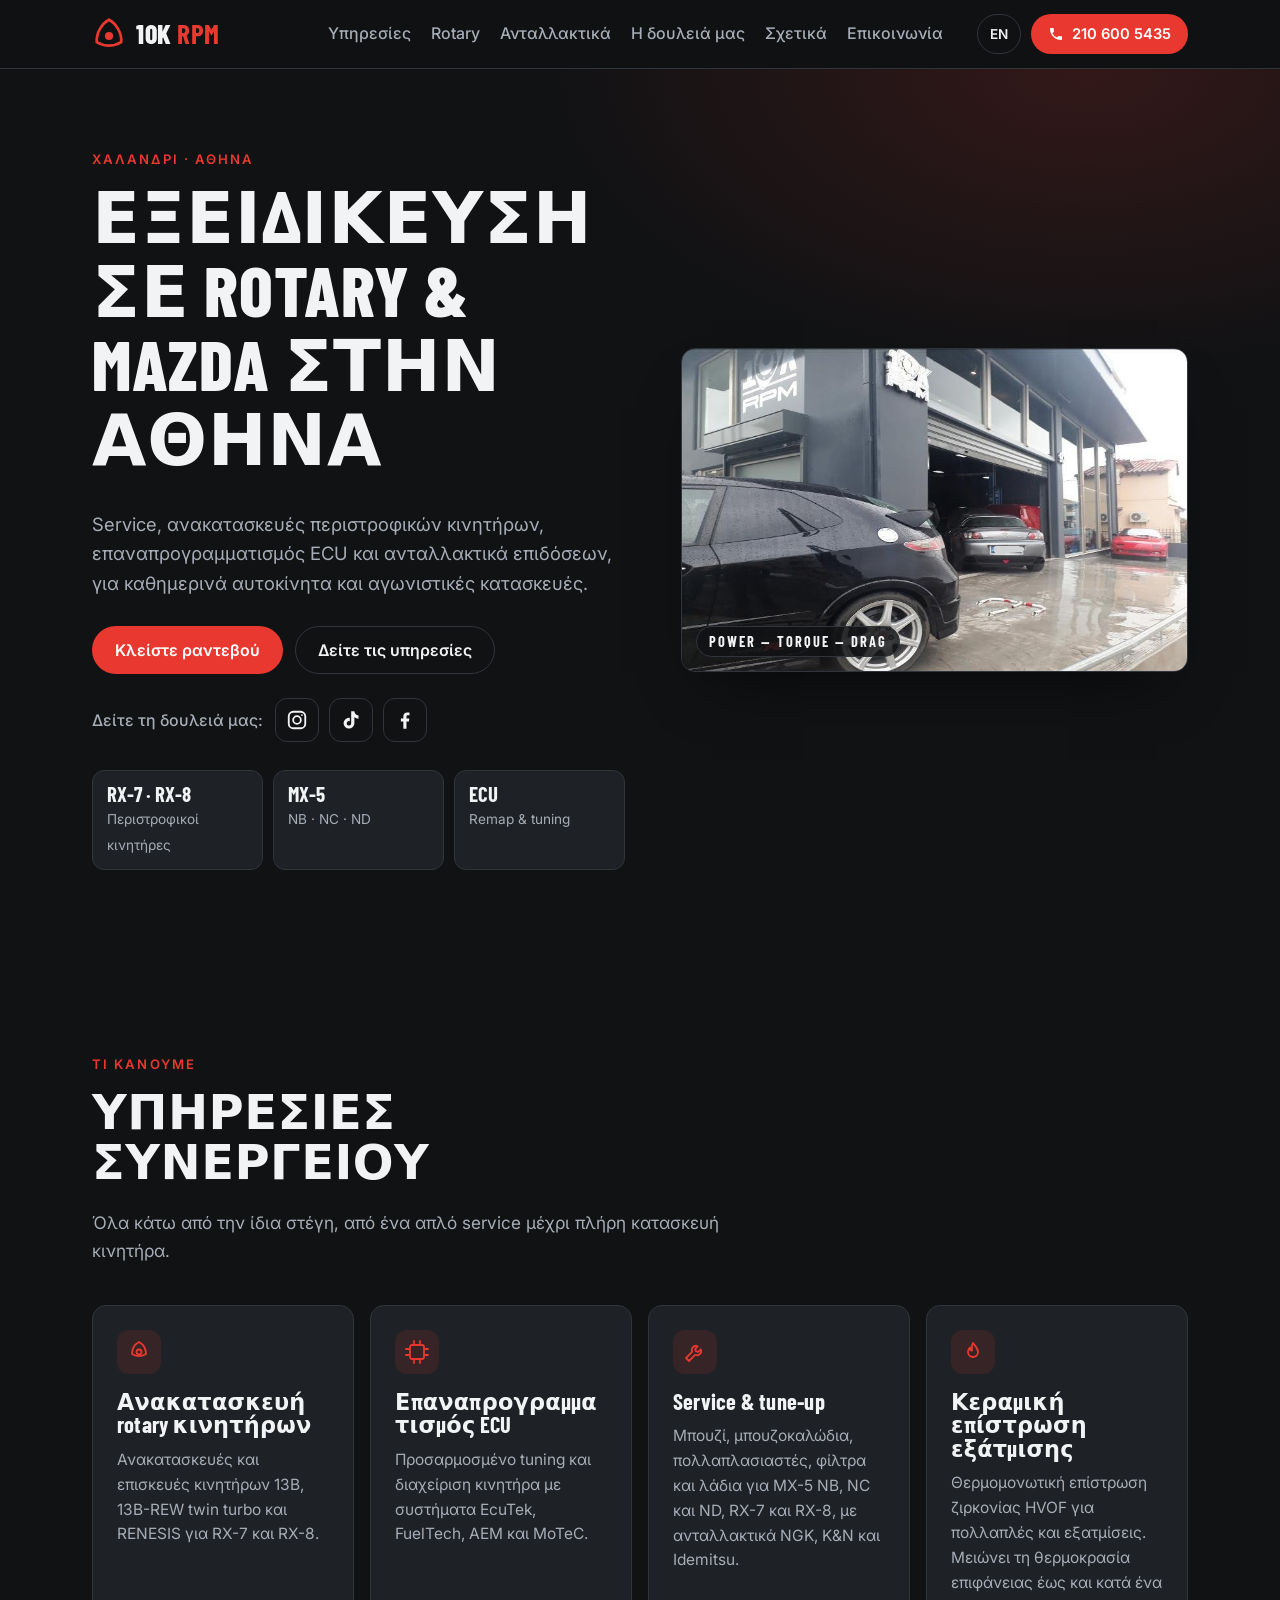
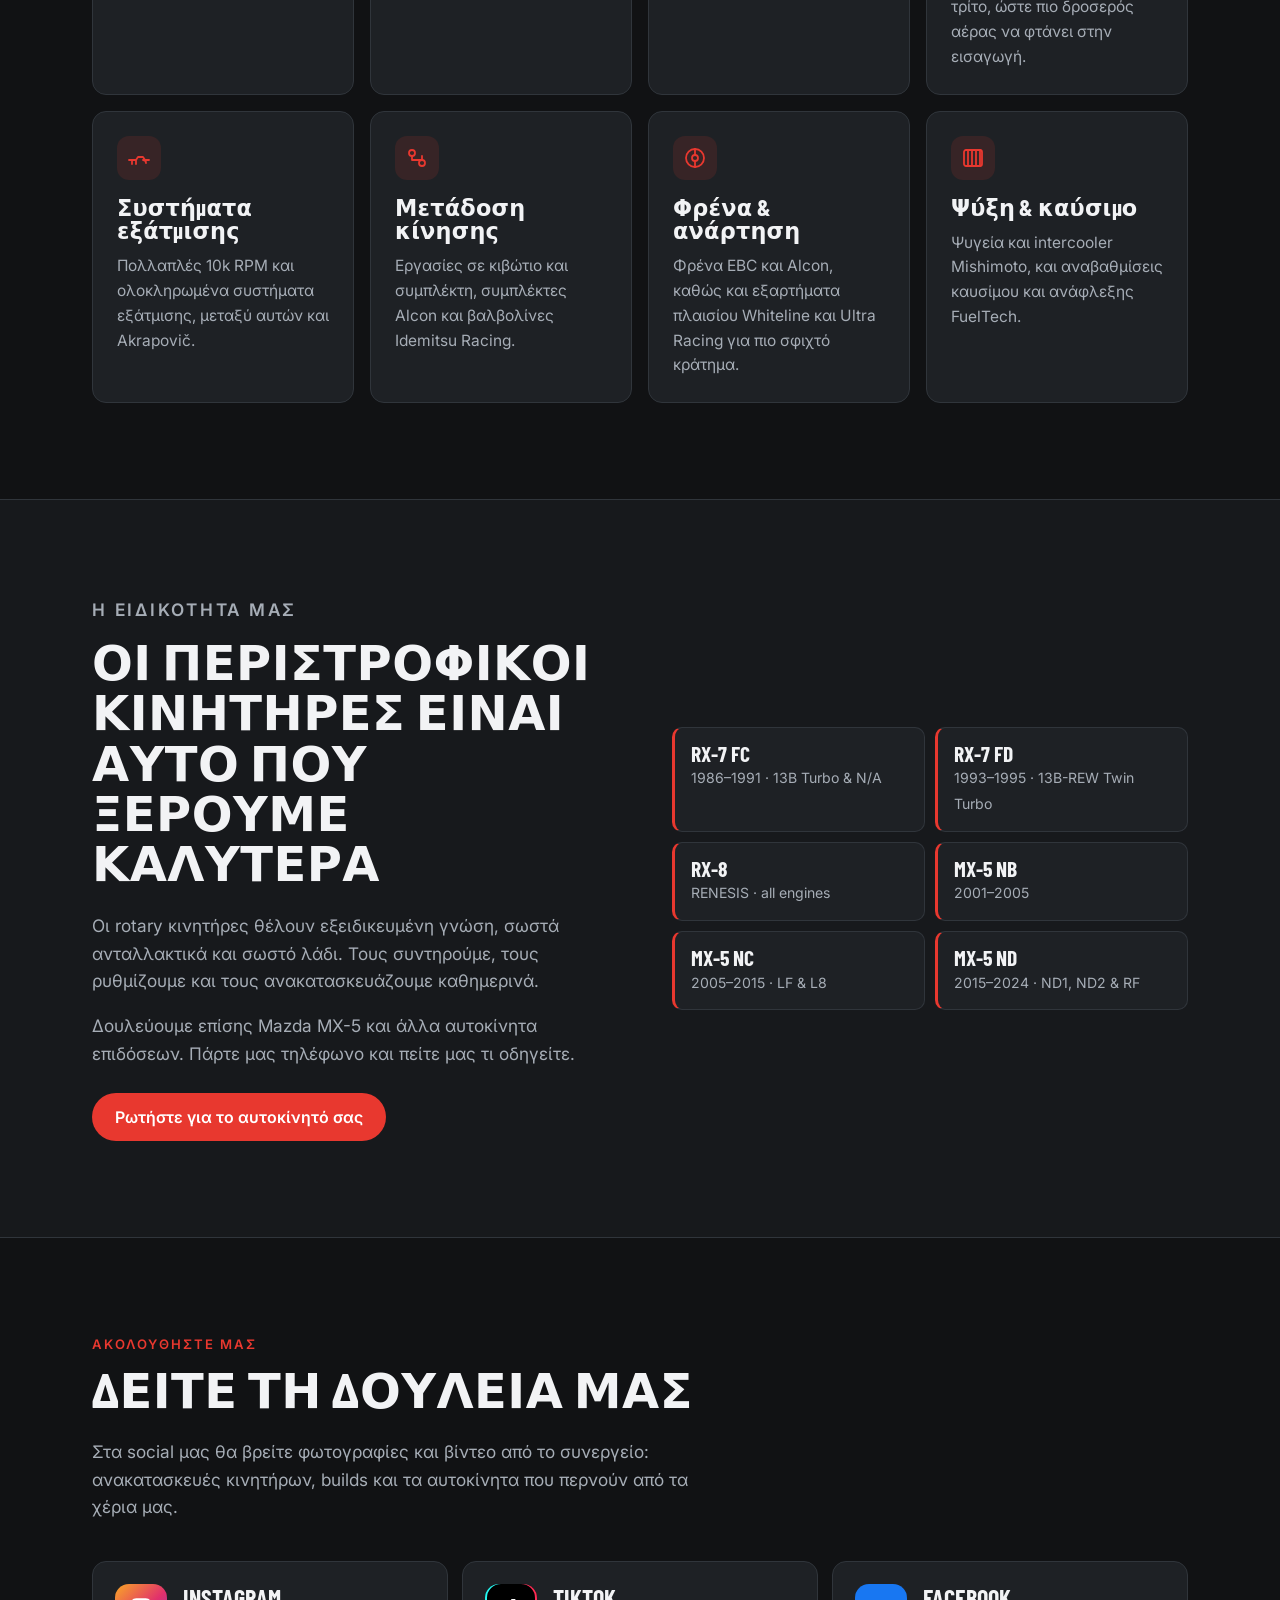
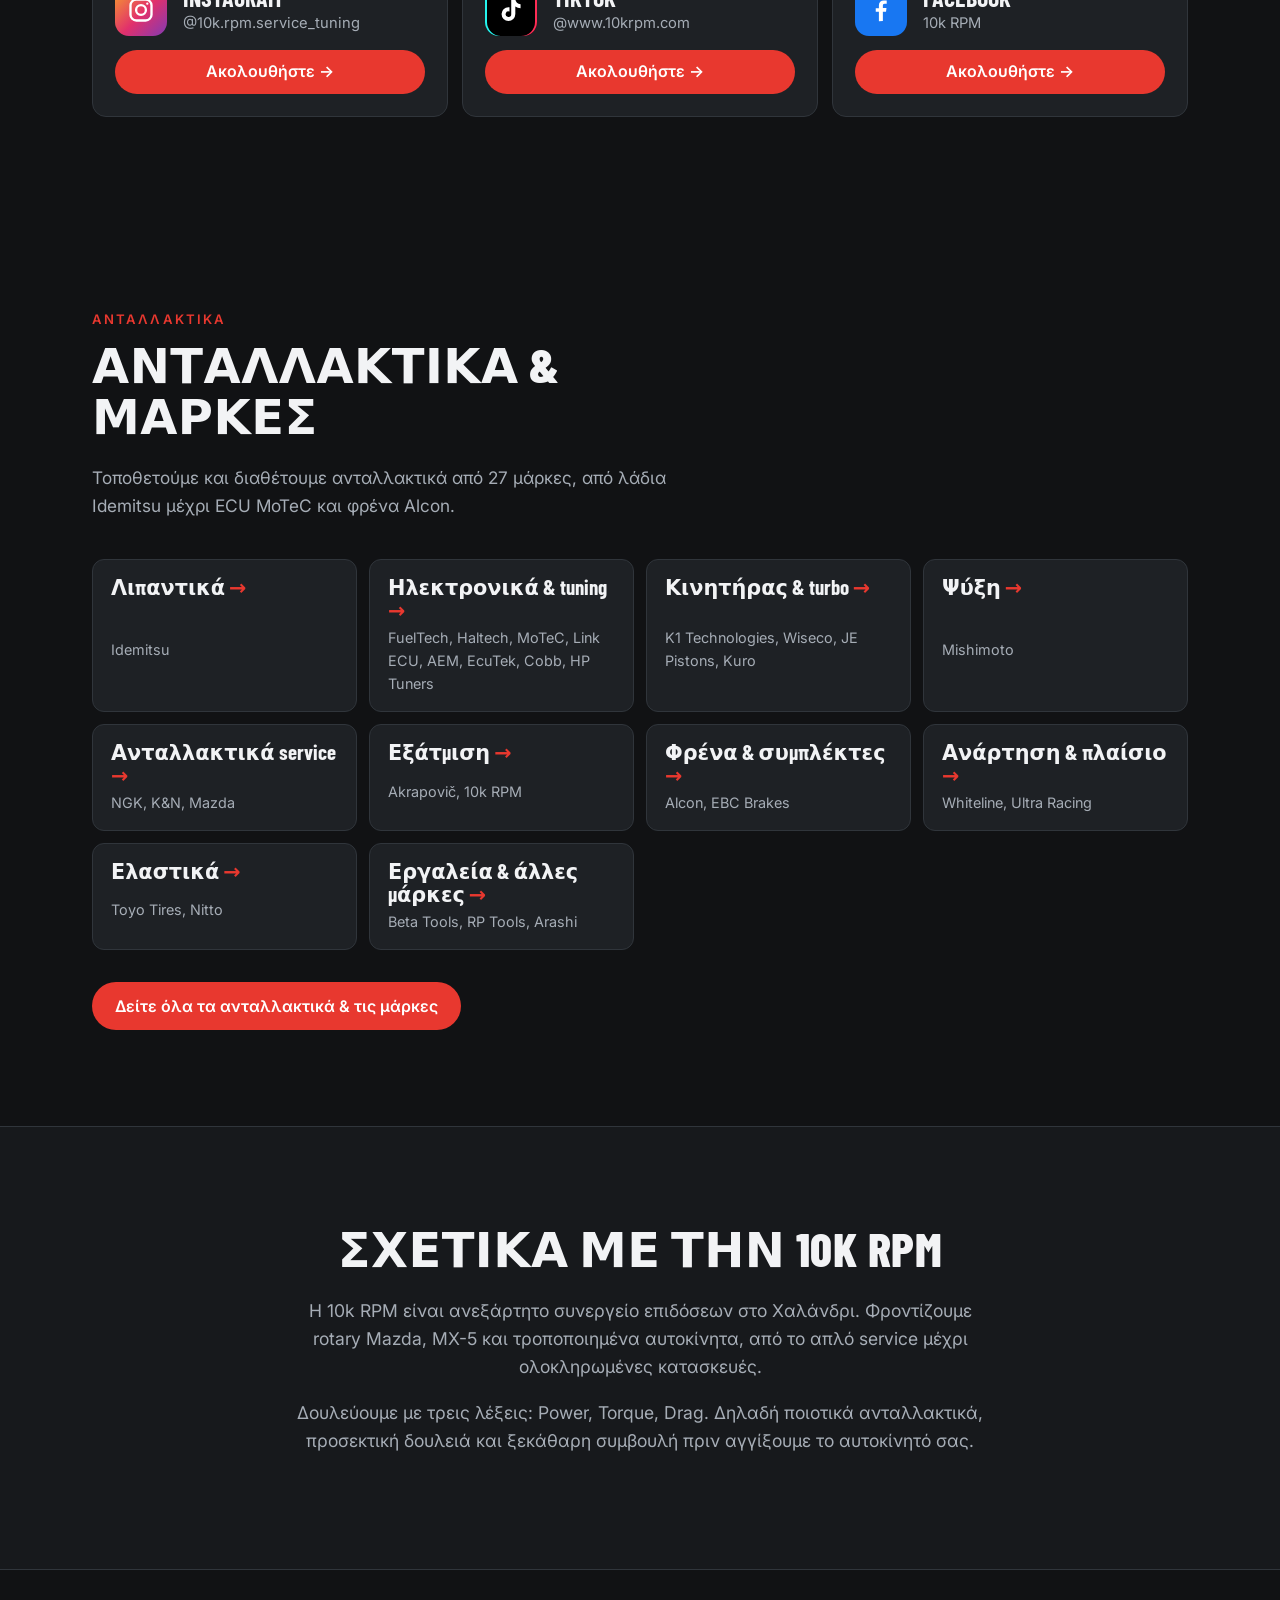
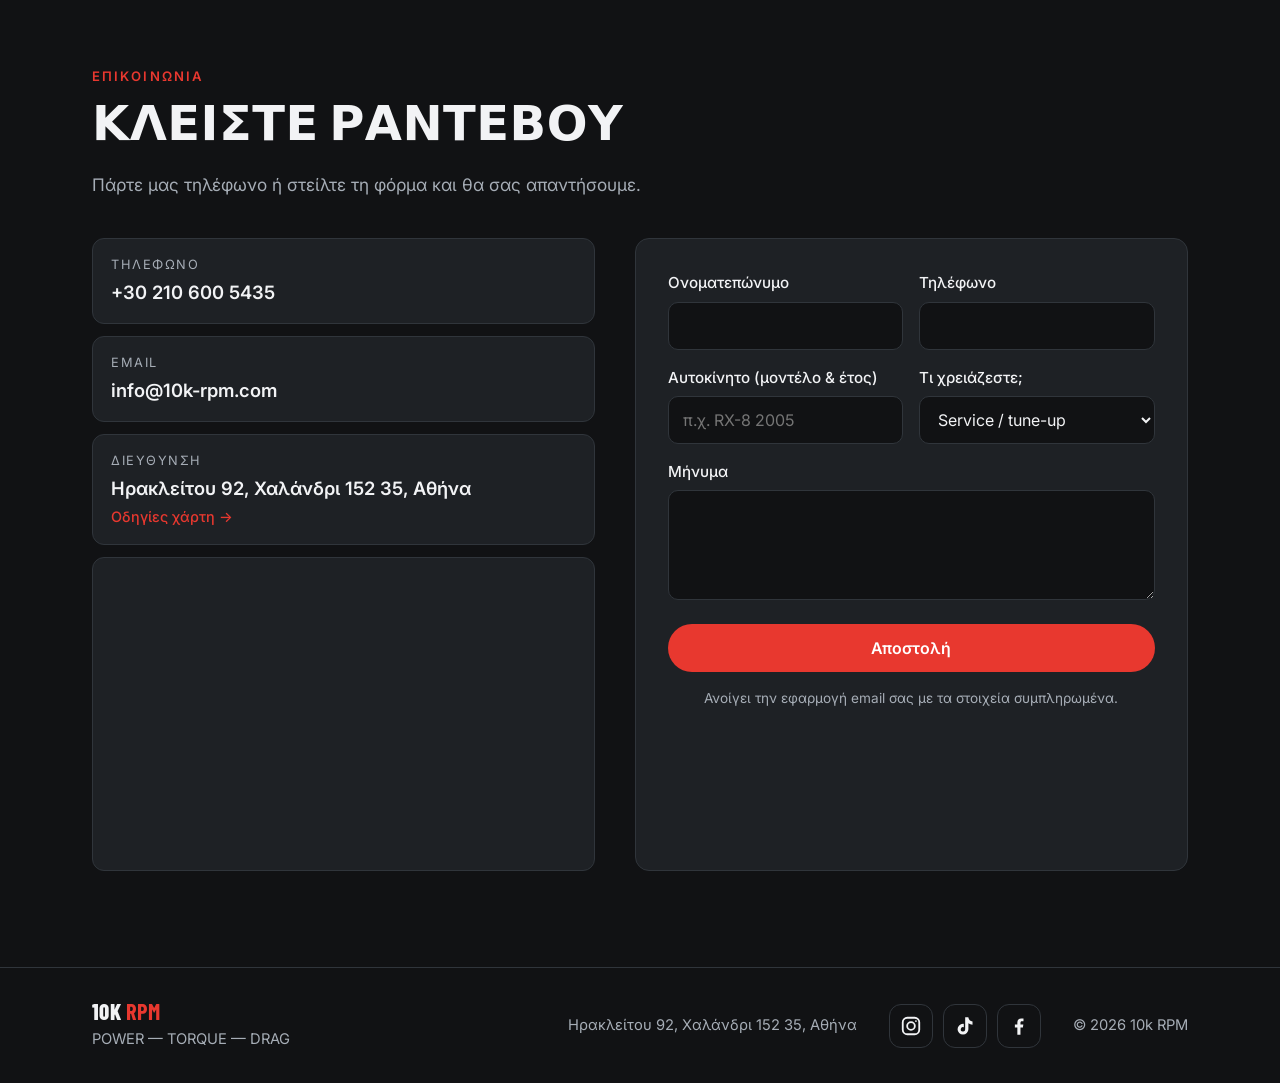
<file: index.html>
<!doctype html>
<html lang="el">
<head>
  <meta charset="utf-8">
  <meta name="viewport" content="width=device-width, initial-scale=1">
  <title>10k RPM | Εξειδίκευση σε Rotary &amp; Mazda στην Αθήνα</title>
  <meta name="description" content="10k RPM στο Χαλάνδρι: ανακατασκευές περιστροφικών κινητήρων, επαναπρογραμματισμός ECU, service για Mazda MX-5, RX-7 και RX-8, κεραμική επίστρωση εξάτμισης και ανταλλακτικά Idemitsu, Mishimoto και άλλα.">
  <meta name="theme-color" content="#111214">
  <meta property="og:title" content="10k RPM | Εξειδίκευση σε Rotary & Mazda στην Αθήνα">
  <meta property="og:description" content="Ανακατασκευές rotary, επαναπρογραμματισμός ECU, service και ανταλλακτικά επιδόσεων στο Χαλάνδρι.">
  <meta property="og:locale" content="el_GR">
  <meta property="og:locale:alternate" content="en_GB">
  <meta property="og:image" content="assets/workshop.jpg">
  <meta property="og:type" content="website">
  <link rel="icon" href="assets/favicon.svg" type="image/svg+xml">
  <link rel="preconnect" href="https://fonts.googleapis.com">
  <link rel="preconnect" href="https://fonts.gstatic.com" crossorigin>
  <link href="https://fonts.googleapis.com/css2?family=Barlow+Condensed:wght@600;700;800&family=Inter:wght@400;500;600&display=swap" rel="stylesheet">
  <link rel="stylesheet" href="styles.css">
  <script type="application/ld+json">
  {
    "@context": "https://schema.org",
    "@type": "AutoRepair",
    "name": "10k RPM",
    "image": "assets/workshop.jpg",
    "telephone": "+30 210 600 5435",
    "email": "info@10k-rpm.com",
    "address": {
      "@type": "PostalAddress",
      "streetAddress": "92 Iraklitou St.",
      "addressLocality": "Chalandri, Athens",
      "postalCode": "15235",
      "addressCountry": "GR"
    },
    "sameAs": [
      "https://www.facebook.com/profile.php?id=61552521843421",
      "https://www.instagram.com/10k.rpm.service_tuning/",
      "https://www.tiktok.com/@www.10krpm.com"
    ]
  }
  </script>
</head>
<body data-page="home" data-title-en="10k RPM | Rotary &amp; Mazda Specialists in Athens">
  <a class="skip" href="#main" data-i18n="skip">Μετάβαση στο περιεχόμενο</a>

  <header class="site-header" id="top">
    <div class="wrap header-inner">
      <a class="brand" href="index.html" aria-label="10k RPM, αρχή σελίδας">
        <svg class="rotor" viewBox="0 0 100 100" aria-hidden="true">
          <path d="M50 8 C72 20 88 48 86 74 C62 88 38 88 14 74 C12 48 28 20 50 8 Z" />
          <circle cx="50" cy="56" r="12" />
        </svg>
        <span class="brand-text">10k <b>RPM</b></span>
      </a>

      <nav class="nav" id="nav" aria-label="Main">
        <a href="#services" data-i18n="nav.services">Υπηρεσίες</a>
        <a href="#rotary" data-i18n="nav.rotary">Rotary</a>
        <a href="parts.html" data-i18n="nav.parts">Ανταλλακτικά</a>
        <a href="#social" data-i18n="nav.social">Η δουλειά μας</a>
        <a href="#about" data-i18n="nav.about">Σχετικά</a>
        <a href="#contact" data-i18n="nav.contact">Επικοινωνία</a>
        <div class="nav-social">
          <a href="https://www.instagram.com/10k.rpm.service_tuning/" target="_blank" rel="noopener" aria-label="Instagram"><svg viewBox="0 0 24 24" aria-hidden="true" class="si si-stroke"><rect x="3" y="3" width="18" height="18" rx="5"/><circle cx="12" cy="12" r="4.2"/><circle cx="17.4" cy="6.6" r="1" class="dot"/></svg></a>
          <a href="https://www.tiktok.com/@www.10krpm.com" target="_blank" rel="noopener" aria-label="TikTok"><svg viewBox="0 0 24 24" aria-hidden="true" class="si"><path d="M15.6 2.5c.4 2.6 2.1 4.3 4.6 4.5v3.5a8 8 0 0 1-4.5-1.4v6.4a5.9 5.9 0 1 1-5.9-5.9c.3 0 .6 0 .9.1v3.6a2.4 2.4 0 1 0 1.5 2.2V2.5z"/></svg></a>
          <a href="https://www.facebook.com/profile.php?id=61552521843421" target="_blank" rel="noopener" aria-label="Facebook"><svg viewBox="0 0 24 24" aria-hidden="true" class="si"><path d="M13.6 21.5v-8h2.7l.4-3.2h-3.1V8.3c0-.9.3-1.6 1.6-1.6h1.7V3.9c-.3 0-1.3-.1-2.5-.1-2.5 0-4.2 1.5-4.2 4.3v2.3H7.5v3.2h2.7v8z"/></svg></a>
        </div>
      </nav>

      <div class="header-actions">
        <button class="lang" id="lang" type="button" aria-label="Switch language to English">EN</button>
        <a class="btn btn-sm btn-primary header-call" href="tel:+302106005435">
          <svg viewBox="0 0 24 24" aria-hidden="true"><path d="M6.6 10.8a15.1 15.1 0 0 0 6.6 6.6l2.2-2.2a1 1 0 0 1 1-.25 11.4 11.4 0 0 0 3.6.57 1 1 0 0 1 1 1V20a1 1 0 0 1-1 1A17 17 0 0 1 3 4a1 1 0 0 1 1-1h3.5a1 1 0 0 1 1 1c0 1.25.2 2.45.57 3.57a1 1 0 0 1-.25 1z"/></svg>
          <span>210 600 5435</span>
        </a>
        <button class="menu-btn" id="menuBtn" type="button" aria-expanded="false" aria-controls="nav" aria-label="Μενού">
          <span></span><span></span><span></span>
        </button>
      </div>
    </div>
  </header>

  <main id="main">
    <!-- HERO -->
    <section class="hero">
      <div class="wrap hero-grid">
        <div class="hero-copy">
          <p class="eyebrow" data-i18n="hero.eyebrow">Χαλάνδρι · Αθήνα</p>
          <h1 data-i18n="hero.title">Εξειδίκευση σε Rotary &amp; Mazda στην Αθήνα</h1>
          <p class="lead" data-i18n="hero.lead">Service, ανακατασκευές περιστροφικών κινητήρων, επαναπρογραμματισμός ECU και ανταλλακτικά επιδόσεων, για καθημερινά αυτοκίνητα και αγωνιστικές κατασκευές.</p>
          <div class="cta-row">
            <a class="btn btn-primary" href="#contact" data-i18n="hero.book">Κλείστε ραντεβού</a>
            <a class="btn btn-ghost" href="#services" data-i18n="hero.services">Δείτε τις υπηρεσίες</a>
          </div>
          <div class="hero-social">
            <span data-i18n="hero.social">Δείτε τη δουλειά μας:</span>
            <div class="footer-social">
            <a href="https://www.instagram.com/10k.rpm.service_tuning/" target="_blank" rel="noopener" aria-label="Instagram"><svg viewBox="0 0 24 24" aria-hidden="true" class="si si-stroke"><rect x="3" y="3" width="18" height="18" rx="5"/><circle cx="12" cy="12" r="4.2"/><circle cx="17.4" cy="6.6" r="1" class="dot"/></svg></a>
            <a href="https://www.tiktok.com/@www.10krpm.com" target="_blank" rel="noopener" aria-label="TikTok"><svg viewBox="0 0 24 24" aria-hidden="true" class="si"><path d="M15.6 2.5c.4 2.6 2.1 4.3 4.6 4.5v3.5a8 8 0 0 1-4.5-1.4v6.4a5.9 5.9 0 1 1-5.9-5.9c.3 0 .6 0 .9.1v3.6a2.4 2.4 0 1 0 1.5 2.2V2.5z"/></svg></a>
            <a href="https://www.facebook.com/profile.php?id=61552521843421" target="_blank" rel="noopener" aria-label="Facebook"><svg viewBox="0 0 24 24" aria-hidden="true" class="si"><path d="M13.6 21.5v-8h2.7l.4-3.2h-3.1V8.3c0-.9.3-1.6 1.6-1.6h1.7V3.9c-.3 0-1.3-.1-2.5-.1-2.5 0-4.2 1.5-4.2 4.3v2.3H7.5v3.2h2.7v8z"/></svg></a>
            </div>
          </div>
          <ul class="hero-facts">
            <li><strong>RX-7 · RX-8</strong><span data-i18n="hero.f1">Περιστροφικοί κινητήρες</span></li>
            <li><strong>MX-5</strong><span data-i18n="hero.f2">NB · NC · ND</span></li>
            <li><strong>ECU</strong><span data-i18n="hero.f3">Remap &amp; tuning</span></li>
          </ul>
        </div>
        <figure class="hero-media">
          <img src="assets/workshop.jpg" width="777" height="495" alt="Η πρόσοψη του συνεργείου 10k RPM στο Χαλάνδρι με ένα RX-8 και ένα RX-7 μέσα" data-i18n-alt="hero.alt">
          <figcaption>
            <span class="tag">POWER — TORQUE — DRAG</span>
          </figcaption>
        </figure>
      </div>
    </section>

    <!-- SERVICES -->
    <section class="section" id="services" aria-labelledby="services-h">
      <div class="wrap">
        <header class="section-head">
          <p class="eyebrow" data-i18n="services.eyebrow">Τι κάνουμε</p>
          <h2 id="services-h" data-i18n="services.title">Υπηρεσίες συνεργείου</h2>
          <p data-i18n="services.lead">Όλα κάτω από την ίδια στέγη, από ένα απλό service μέχρι πλήρη κατασκευή κινητήρα.</p>
        </header>

        <div class="cards">
          <article class="card">
            <div class="icon" aria-hidden="true"><svg viewBox="0 0 24 24"><path d="M12 2c4 2.2 7 7 7 12-4.4 2.6-9.6 2.6-14 0 0-5 3-9.8 7-12z"/><circle cx="12" cy="12" r="2.5"/></svg></div>
            <h3 data-i18n="s1.t">Ανακατασκευή rotary κινητήρων</h3>
            <p data-i18n="s1.d">Ανακατασκευές και επισκευές κινητήρων 13B, 13B-REW twin turbo και RENESIS για RX-7 και RX-8.</p>
          </article>
          <article class="card">
            <div class="icon" aria-hidden="true"><svg viewBox="0 0 24 24"><rect x="5" y="5" width="14" height="14" rx="2"/><path d="M9 1v4M15 1v4M9 19v4M15 19v4M1 9h4M1 15h4M19 9h4M19 15h4"/></svg></div>
            <h3 data-i18n="s2.t">Επαναπρογραμματισμός ECU</h3>
            <p data-i18n="s2.d">Προσαρμοσμένο tuning και διαχείριση κινητήρα με συστήματα EcuTek, FuelTech, AEM και MoTeC.</p>
          </article>
          <article class="card">
            <div class="icon" aria-hidden="true"><svg viewBox="0 0 24 24"><path d="M14.7 6.3a4 4 0 0 0-5.4 5.4L3 18l3 3 6.3-6.3a4 4 0 0 0 5.4-5.4l-2.5 2.5-2.4-.6-.6-2.4z"/></svg></div>
            <h3 data-i18n="s3.t">Service &amp; tune-up</h3>
            <p data-i18n="s3.d">Μπουζί, μπουζοκαλώδια, πολλαπλασιαστές, φίλτρα και λάδια για MX-5 NB, NC και ND, RX-7 και RX-8, με ανταλλακτικά NGK, K&amp;N και Idemitsu.</p>
          </article>
          <article class="card">
            <div class="icon" aria-hidden="true"><svg viewBox="0 0 24 24"><path d="M12 3c2 3 5 5 5 9a5 5 0 0 1-10 0c0-2 1-3.5 2-4.5 0 2 1 3 2 3 0-3-1-5 1-7.5z"/></svg></div>
            <h3 data-i18n="s4.t">Κεραμική επίστρωση εξάτμισης</h3>
            <p data-i18n="s4.d">Θερμομονωτική επίστρωση ζιρκονίας HVOF για πολλαπλές και εξατμίσεις. Μειώνει τη θερμοκρασία επιφάνειας έως και κατά ένα τρίτο, ώστε πιο δροσερός αέρας να φτάνει στην εισαγωγή.</p>
          </article>
          <article class="card">
            <div class="icon" aria-hidden="true"><svg viewBox="0 0 24 24"><path d="M2 14h7l2-3h5l2 3h4M5 14v4M9 14v4M16 14c2 0 3 1 3 3"/></svg></div>
            <h3 data-i18n="s5.t">Συστήματα εξάτμισης</h3>
            <p data-i18n="s5.d">Πολλαπλές 10k RPM και ολοκληρωμένα συστήματα εξάτμισης, μεταξύ αυτών και Akrapovič.</p>
          </article>
          <article class="card">
            <div class="icon" aria-hidden="true"><svg viewBox="0 0 24 24"><circle cx="7" cy="7" r="3"/><circle cx="17" cy="17" r="3"/><path d="M7 10v4h10M17 14v-4"/></svg></div>
            <h3 data-i18n="s6.t">Μετάδοση κίνησης</h3>
            <p data-i18n="s6.d">Εργασίες σε κιβώτιο και συμπλέκτη, συμπλέκτες Alcon και βαλβολίνες Idemitsu Racing.</p>
          </article>
          <article class="card">
            <div class="icon" aria-hidden="true"><svg viewBox="0 0 24 24"><circle cx="12" cy="12" r="9"/><circle cx="12" cy="12" r="3"/><path d="M12 3v6M12 15v6"/></svg></div>
            <h3 data-i18n="s7.t">Φρένα &amp; ανάρτηση</h3>
            <p data-i18n="s7.d">Φρένα EBC και Alcon, καθώς και εξαρτήματα πλαισίου Whiteline και Ultra Racing για πιο σφιχτό κράτημα.</p>
          </article>
          <article class="card">
            <div class="icon" aria-hidden="true"><svg viewBox="0 0 24 24"><rect x="3" y="4" width="18" height="16" rx="2"/><path d="M7 4v16M11 4v16M15 4v16M19 4v16"/></svg></div>
            <h3 data-i18n="s8.t">Ψύξη &amp; καύσιμο</h3>
            <p data-i18n="s8.d">Ψυγεία και intercooler Mishimoto, και αναβαθμίσεις καυσίμου και ανάφλεξης FuelTech.</p>
          </article>
        </div>
      </div>
    </section>

    <!-- ROTARY / CARS -->
    <section class="section section-alt" id="rotary" aria-labelledby="rotary-h">
      <div class="wrap split">
        <div>
          <p class="eyebrow" data-i18n="rotary.eyebrow">Η ειδικότητά μας</p>
          <h2 id="rotary-h" data-i18n="rotary.title">Οι περιστροφικοί κινητήρες είναι αυτό που ξέρουμε καλύτερα</h2>
          <p data-i18n="rotary.p1">Οι rotary κινητήρες θέλουν εξειδικευμένη γνώση, σωστά ανταλλακτικά και σωστό λάδι. Τους συντηρούμε, τους ρυθμίζουμε και τους ανακατασκευάζουμε καθημερινά.</p>
          <p data-i18n="rotary.p2">Δουλεύουμε επίσης Mazda MX-5 και άλλα αυτοκίνητα επιδόσεων. Πάρτε μας τηλέφωνο και πείτε μας τι οδηγείτε.</p>
          <a class="btn btn-primary" href="#contact" data-i18n="rotary.cta">Ρωτήστε για το αυτοκίνητό σας</a>
        </div>
        <ul class="models">
          <li><span class="model">RX-7 FC</span><span class="spec">1986–1991 · 13B Turbo &amp; N/A</span></li>
          <li><span class="model">RX-7 FD</span><span class="spec">1993–1995 · 13B-REW Twin Turbo</span></li>
          <li><span class="model">RX-8</span><span class="spec">RENESIS · all engines</span></li>
          <li><span class="model">MX-5 NB</span><span class="spec">2001–2005</span></li>
          <li><span class="model">MX-5 NC</span><span class="spec">2005–2015 · LF &amp; L8</span></li>
          <li><span class="model">MX-5 ND</span><span class="spec">2015–2024 · ND1, ND2 &amp; RF</span></li>
        </ul>
      </div>
    </section>

    <!-- SOCIAL -->
    <section class="section" id="social" aria-labelledby="social-h">
      <div class="wrap">
        <header class="section-head">
          <p class="eyebrow" data-i18n="so.eyebrow">Ακολουθήστε μας</p>
          <h2 id="social-h" data-i18n="so.title">Δείτε τη δουλειά μας</h2>
          <p data-i18n="so.lead">Στα social μας θα βρείτε φωτογραφίες και βίντεο από το συνεργείο: ανακατασκευές κινητήρων, builds και τα αυτοκίνητα που περνούν από τα χέρια μας.</p>
        </header>

        <div class="social-cards">
          <a class="social-card sc-ig" href="https://www.instagram.com/10k.rpm.service_tuning/" target="_blank" rel="noopener">
            <span class="sc-icon"><svg viewBox="0 0 24 24" aria-hidden="true" class="si si-stroke"><rect x="3" y="3" width="18" height="18" rx="5"/><circle cx="12" cy="12" r="4.2"/><circle cx="17.4" cy="6.6" r="1" class="dot"/></svg></span>
            <span class="sc-text"><strong>Instagram</strong><span class="sc-handle">@10k.rpm.service_tuning</span></span>
            <span class="sc-cta" data-i18n="so.follow">Ακολουθήστε →</span>
          </a>
          <a class="social-card sc-tt" href="https://www.tiktok.com/@www.10krpm.com" target="_blank" rel="noopener">
            <span class="sc-icon"><svg viewBox="0 0 24 24" aria-hidden="true" class="si"><path d="M15.6 2.5c.4 2.6 2.1 4.3 4.6 4.5v3.5a8 8 0 0 1-4.5-1.4v6.4a5.9 5.9 0 1 1-5.9-5.9c.3 0 .6 0 .9.1v3.6a2.4 2.4 0 1 0 1.5 2.2V2.5z"/></svg></span>
            <span class="sc-text"><strong>TikTok</strong><span class="sc-handle">@www.10krpm.com</span></span>
            <span class="sc-cta" data-i18n="so.follow">Ακολουθήστε →</span>
          </a>
          <a class="social-card sc-fb" href="https://www.facebook.com/profile.php?id=61552521843421" target="_blank" rel="noopener">
            <span class="sc-icon"><svg viewBox="0 0 24 24" aria-hidden="true" class="si"><path d="M13.6 21.5v-8h2.7l.4-3.2h-3.1V8.3c0-.9.3-1.6 1.6-1.6h1.7V3.9c-.3 0-1.3-.1-2.5-.1-2.5 0-4.2 1.5-4.2 4.3v2.3H7.5v3.2h2.7v8z"/></svg></span>
            <span class="sc-text"><strong>Facebook</strong><span class="sc-handle">10k RPM</span></span>
            <span class="sc-cta" data-i18n="so.follow">Ακολουθήστε →</span>
          </a>
        </div>
      </div>
    </section>

    <!-- PARTS TEASER -->
    <section class="section" id="parts" aria-labelledby="parts-h">
      <div class="wrap">
        <header class="section-head">
          <p class="eyebrow" data-i18n="hp.eyebrow">Ανταλλακτικά</p>
          <h2 id="parts-h" data-i18n="hp.title">Ανταλλακτικά &amp; μάρκες</h2>
          <p data-i18n="hp.lead">Τοποθετούμε και διαθέτουμε ανταλλακτικά από 27 μάρκες, από λάδια Idemitsu μέχρι ECU MoTeC και φρένα Alcon.</p>
        </header>
        <ul class="cat-links">
          <li><a href="parts.html#cat-oil"><strong data-i18n="pc.oil">Λιπαντικά</strong><span>Idemitsu</span></a></li>
          <li><a href="parts.html#cat-ecu"><strong data-i18n="pc.ecu">Ηλεκτρονικά &amp; tuning</strong><span>FuelTech, Haltech, MoTeC, Link ECU, AEM, EcuTek, Cobb, HP Tuners</span></a></li>
          <li><a href="parts.html#cat-engine"><strong data-i18n="pc.engine">Κινητήρας &amp; turbo</strong><span>K1 Technologies, Wiseco, JE Pistons, Kuro</span></a></li>
          <li><a href="parts.html#cat-cooling"><strong data-i18n="pc.cooling">Ψύξη</strong><span>Mishimoto</span></a></li>
          <li><a href="parts.html#cat-service"><strong data-i18n="pc.service">Ανταλλακτικά service</strong><span>NGK, K&amp;N, Mazda</span></a></li>
          <li><a href="parts.html#cat-exhaust"><strong data-i18n="pc.exhaust">Εξάτμιση</strong><span>Akrapovič, 10k RPM</span></a></li>
          <li><a href="parts.html#cat-brakes"><strong data-i18n="pc.brakes">Φρένα &amp; συμπλέκτες</strong><span>Alcon, EBC Brakes</span></a></li>
          <li><a href="parts.html#cat-chassis"><strong data-i18n="pc.chassis">Ανάρτηση &amp; πλαίσιο</strong><span>Whiteline, Ultra Racing</span></a></li>
          <li><a href="parts.html#cat-tyres"><strong data-i18n="pc.tyres">Ελαστικά</strong><span>Toyo Tires, Nitto</span></a></li>
          <li><a href="parts.html#cat-more"><strong data-i18n="pc.more">Εργαλεία &amp; άλλες μάρκες</strong><span>Beta Tools, RP Tools, Arashi</span></a></li>
        </ul>
        <a class="btn btn-primary" href="parts.html" data-i18n="hp.cta">Δείτε όλα τα ανταλλακτικά &amp; τις μάρκες</a>
      </div>
    </section>

    <!-- ABOUT -->
    <section class="section section-alt" id="about" aria-labelledby="about-h">
      <div class="wrap about">
        <h2 id="about-h" data-i18n="about.title">Σχετικά με την 10k RPM</h2>
        <p data-i18n="about.p1">Η 10k RPM είναι ανεξάρτητο συνεργείο επιδόσεων στο Χαλάνδρι. Φροντίζουμε rotary Mazda, MX-5 και τροποποιημένα αυτοκίνητα, από το απλό service μέχρι ολοκληρωμένες κατασκευές.</p>
        <p data-i18n="about.p2">Δουλεύουμε με τρεις λέξεις: Power, Torque, Drag. Δηλαδή ποιοτικά ανταλλακτικά, προσεκτική δουλειά και ξεκάθαρη συμβουλή πριν αγγίξουμε το αυτοκίνητό σας.</p>
      </div>
    </section>

    <!-- CONTACT -->
    <section class="section" id="contact" aria-labelledby="contact-h">
      <div class="wrap">
        <header class="section-head">
          <p class="eyebrow" data-i18n="contact.eyebrow">Επικοινωνία</p>
          <h2 id="contact-h" data-i18n="contact.title">Κλείστε ραντεβού</h2>
          <p data-i18n="contact.lead">Πάρτε μας τηλέφωνο ή στείλτε τη φόρμα και θα σας απαντήσουμε.</p>
        </header>

        <div class="contact-grid">
          <div class="contact-info">
            <a class="info-row" href="tel:+302106005435">
              <span class="label" data-i18n="contact.phone">Τηλέφωνο</span>
              <span class="value">+30 210 600 5435</span>
            </a>
            <a class="info-row" href="mailto:info@10k-rpm.com">
              <span class="label" data-i18n="contact.email">Email</span>
              <span class="value">info@10k-rpm.com</span>
            </a>
            <a class="info-row" href="https://www.google.com/maps/search/?api=1&amp;query=92+Iraklitou+St,+Chalandri+152+35,+Greece" target="_blank" rel="noopener">
              <span class="label" data-i18n="contact.address">Διεύθυνση</span>
              <span class="value" data-i18n="contact.addr">Ηρακλείτου 92, Χαλάνδρι 152 35, Αθήνα</span>
              <span class="hint" data-i18n="contact.directions">Οδηγίες χάρτη →</span>
            </a>
            <div class="map">
              <iframe title="Χάρτης με την τοποθεσία της 10k RPM στο Χαλάνδρι" loading="lazy" referrerpolicy="no-referrer-when-downgrade"
                src="https://www.google.com/maps?q=92+Iraklitou+St,+Chalandri+152+35,+Greece&amp;output=embed"></iframe>
            </div>
          </div>

          <form class="form" id="enquiry" novalidate>
            <div class="field">
              <label for="f-name" data-i18n="form.name">Ονοματεπώνυμο</label>
              <input id="f-name" name="name" autocomplete="name" required>
            </div>
            <div class="field">
              <label for="f-phone" data-i18n="form.phone">Τηλέφωνο</label>
              <input id="f-phone" name="phone" type="tel" autocomplete="tel" inputmode="tel" required>
            </div>
            <div class="field">
              <label for="f-car" data-i18n="form.car">Αυτοκίνητο (μοντέλο &amp; έτος)</label>
              <input id="f-car" name="car" placeholder="π.χ. RX-8 2005" data-i18n-ph="form.carph">
            </div>
            <div class="field">
              <label for="f-service" data-i18n="form.service">Τι χρειάζεστε;</label>
              <select id="f-service" name="service">
                <option data-i18n="form.o1">Service / tune-up</option>
                <option data-i18n="form.o2">Ανακατασκευή rotary κινητήρα</option>
                <option data-i18n="form.o3">Επαναπρογραμματισμός ECU</option>
                <option data-i18n="form.o4">Κεραμική επίστρωση εξάτμισης</option>
                <option data-i18n="form.o5">Ανταλλακτικά / λάδια</option>
                <option data-i18n="form.o6">Κάτι άλλο</option>
              </select>
            </div>
            <div class="field field-full">
              <label for="f-msg" data-i18n="form.msg">Μήνυμα</label>
              <textarea id="f-msg" name="message" rows="4"></textarea>
            </div>
            <p class="form-error" id="formError" role="alert" hidden data-i18n="form.err">Συμπληρώστε το όνομα και το τηλέφωνό σας.</p>
            <button class="btn btn-primary field-full" type="submit" data-i18n="form.send">Αποστολή</button>
            <p class="form-note field-full" data-i18n="form.note">Ανοίγει την εφαρμογή email σας με τα στοιχεία συμπληρωμένα.</p>
          </form>
        </div>
      </div>
    </section>
  </main>

  <footer class="footer">
    <div class="wrap footer-inner">
      <div>
        <span class="brand-text">10k <b>RPM</b></span>
        <p class="muted">POWER — TORQUE — DRAG</p>
      </div>
      <p class="muted" data-i18n="footer.addr">Ηρακλείτου 92, Χαλάνδρι 152 35, Αθήνα</p>
      <div class="footer-social">
        <a href="https://www.instagram.com/10k.rpm.service_tuning/" target="_blank" rel="noopener" aria-label="Instagram"><svg viewBox="0 0 24 24" aria-hidden="true" class="si si-stroke"><rect x="3" y="3" width="18" height="18" rx="5"/><circle cx="12" cy="12" r="4.2"/><circle cx="17.4" cy="6.6" r="1" class="dot"/></svg></a>
        <a href="https://www.tiktok.com/@www.10krpm.com" target="_blank" rel="noopener" aria-label="TikTok"><svg viewBox="0 0 24 24" aria-hidden="true" class="si"><path d="M15.6 2.5c.4 2.6 2.1 4.3 4.6 4.5v3.5a8 8 0 0 1-4.5-1.4v6.4a5.9 5.9 0 1 1-5.9-5.9c.3 0 .6 0 .9.1v3.6a2.4 2.4 0 1 0 1.5 2.2V2.5z"/></svg></a>
        <a href="https://www.facebook.com/profile.php?id=61552521843421" target="_blank" rel="noopener" aria-label="Facebook"><svg viewBox="0 0 24 24" aria-hidden="true" class="si"><path d="M13.6 21.5v-8h2.7l.4-3.2h-3.1V8.3c0-.9.3-1.6 1.6-1.6h1.7V3.9c-.3 0-1.3-.1-2.5-.1-2.5 0-4.2 1.5-4.2 4.3v2.3H7.5v3.2h2.7v8z"/></svg></a>
      </div>
      <p class="muted">© <span id="year">2026</span> 10k RPM</p>
    </div>
  </footer>

  <!-- Mobile quick actions -->
  <nav class="quickbar" aria-label="Quick actions">
    <a href="tel:+302106005435"><span data-i18n="qb.call">Κλήση</span></a>
    <a href="https://www.google.com/maps/search/?api=1&amp;query=92+Iraklitou+St,+Chalandri+152+35,+Greece" target="_blank" rel="noopener"><span data-i18n="qb.dir">Οδηγίες</span></a>
    <a href="#contact"><span data-i18n="qb.book">Ραντεβού</span></a>
  </nav>

  <script src="script.js" defer></script>
</body>
</html>
</file>
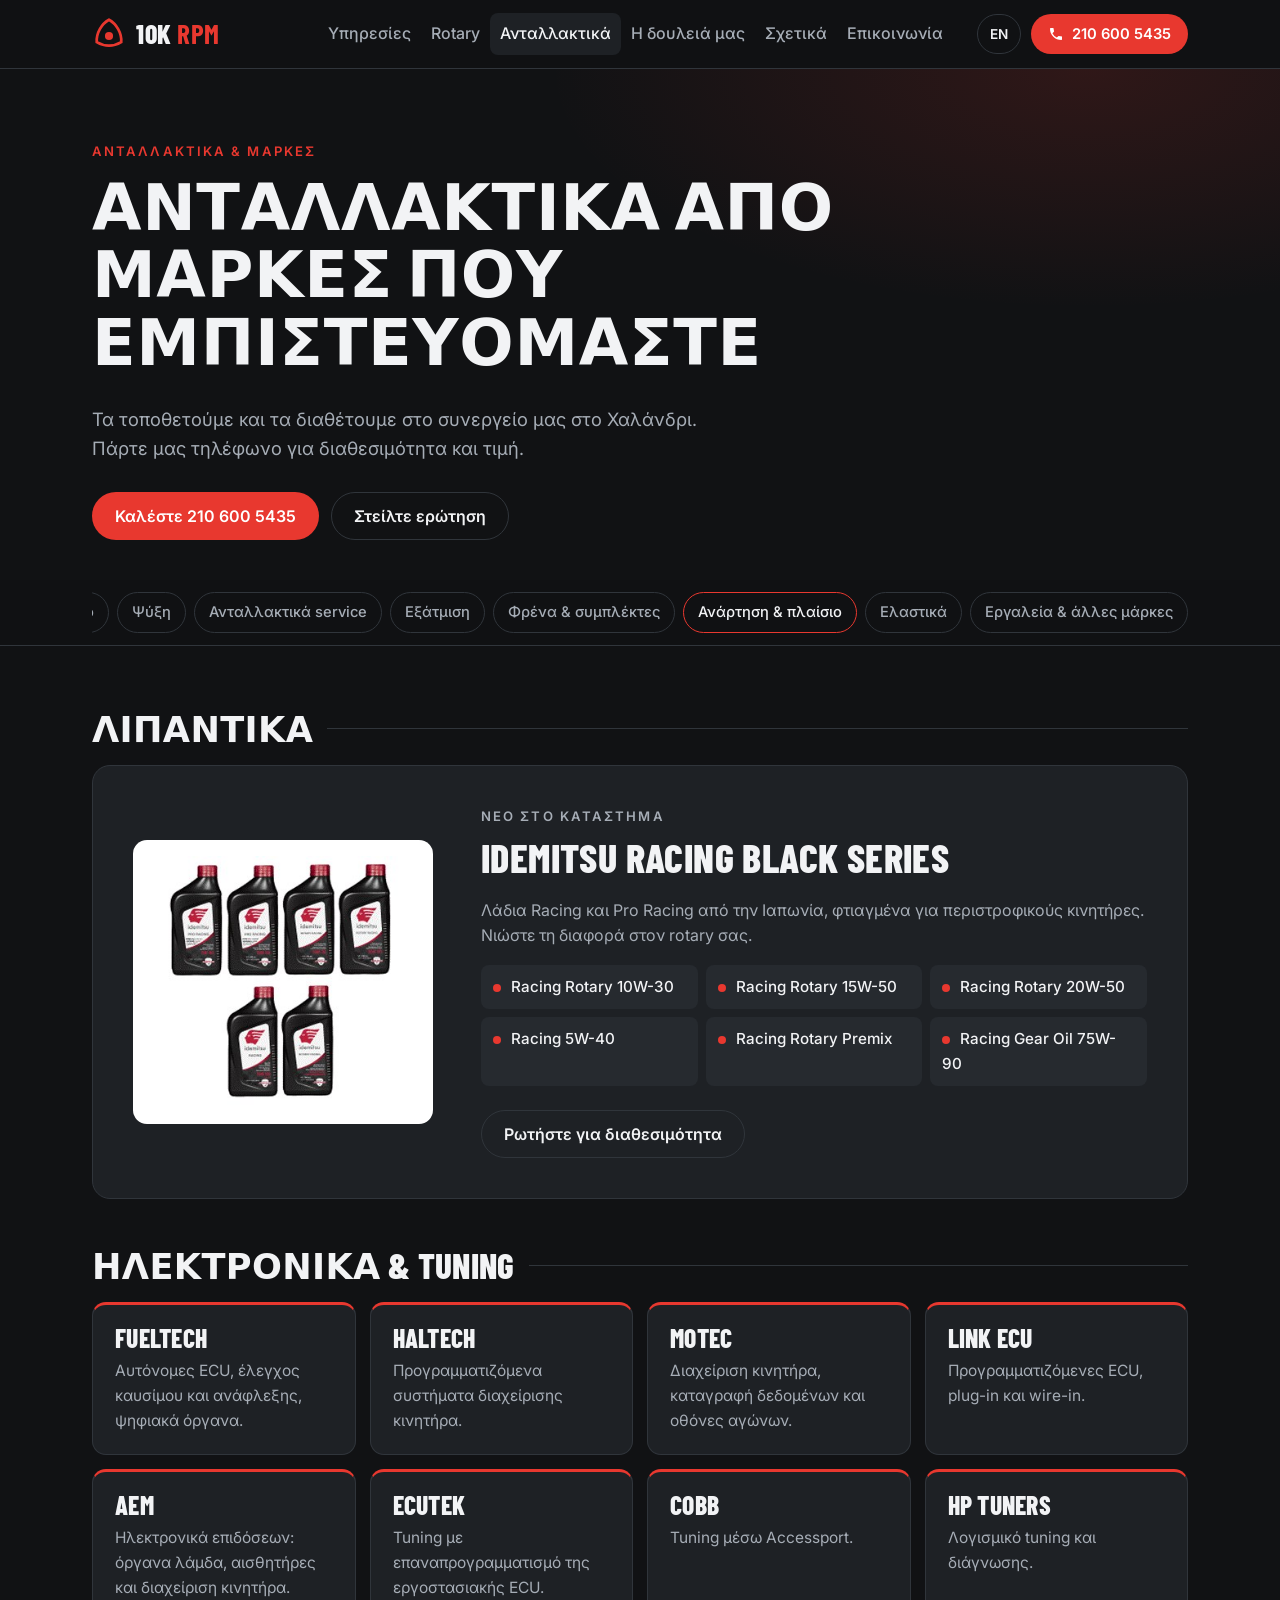
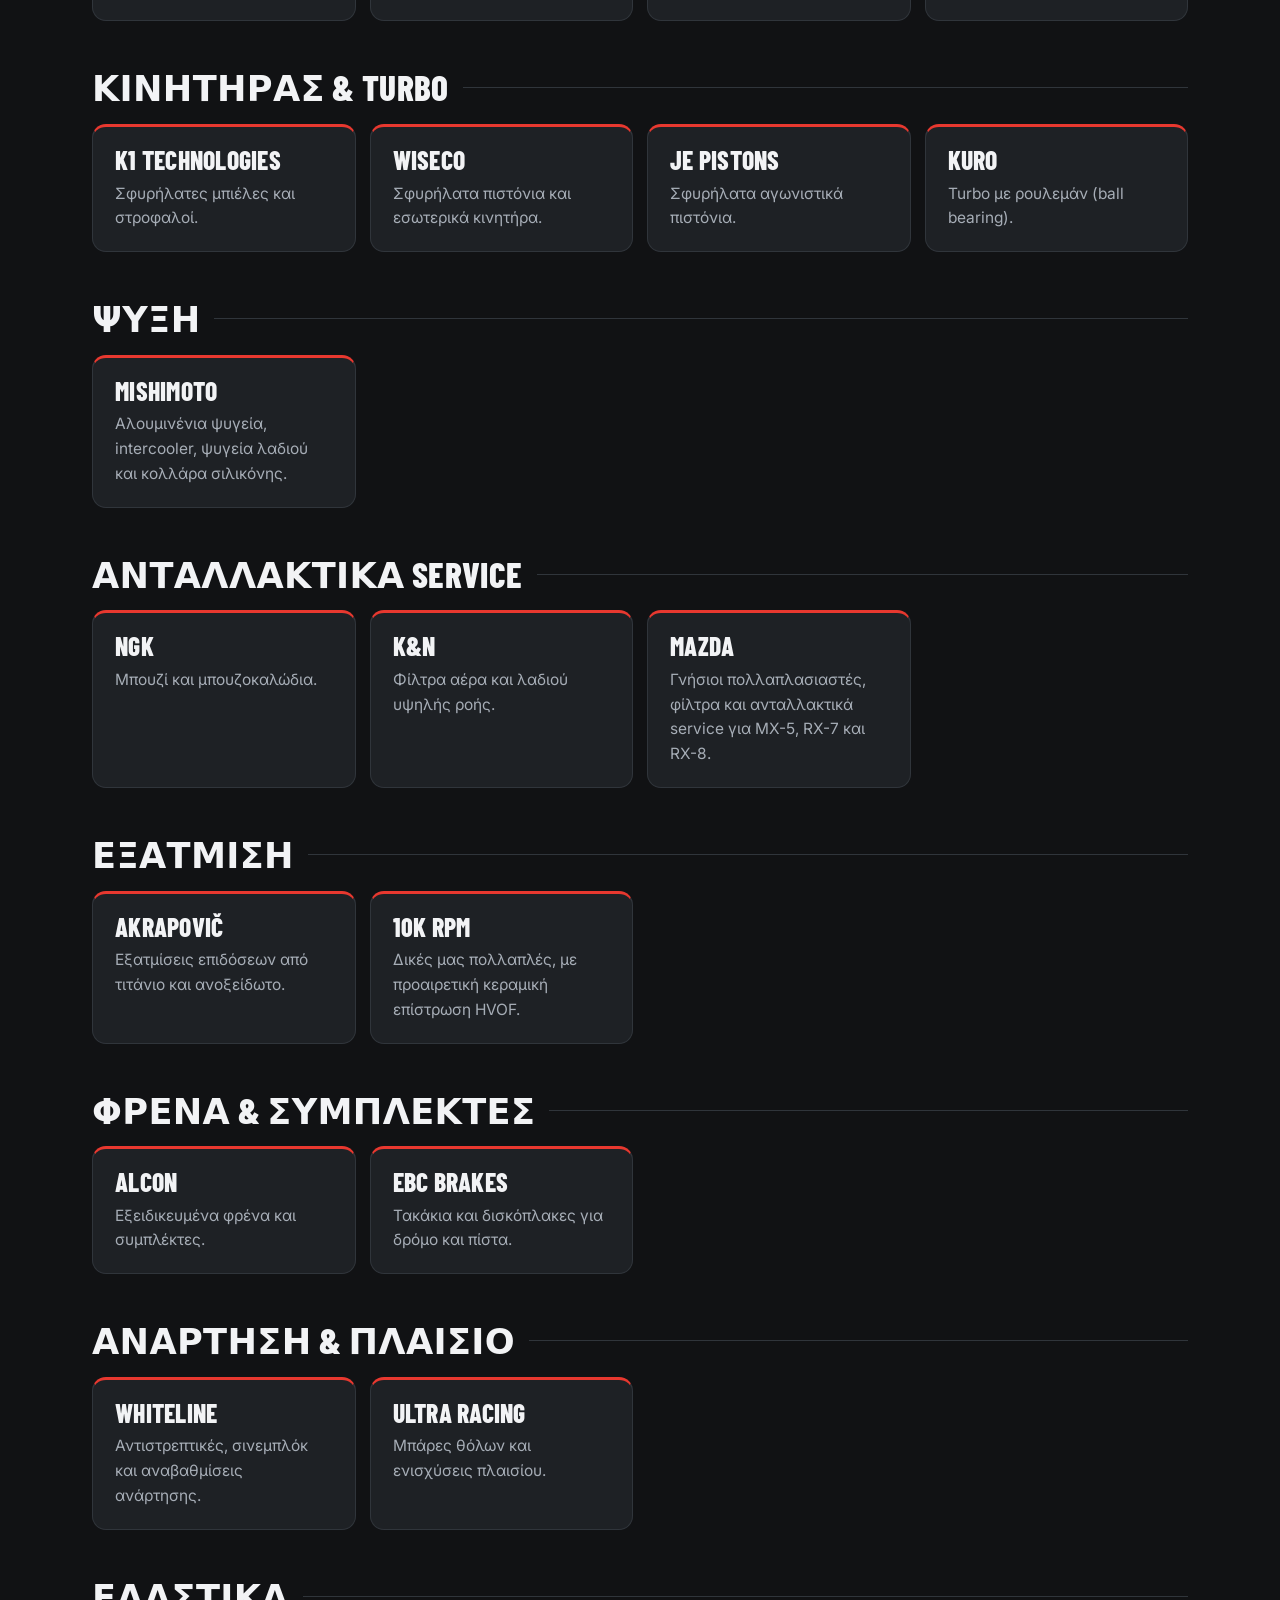
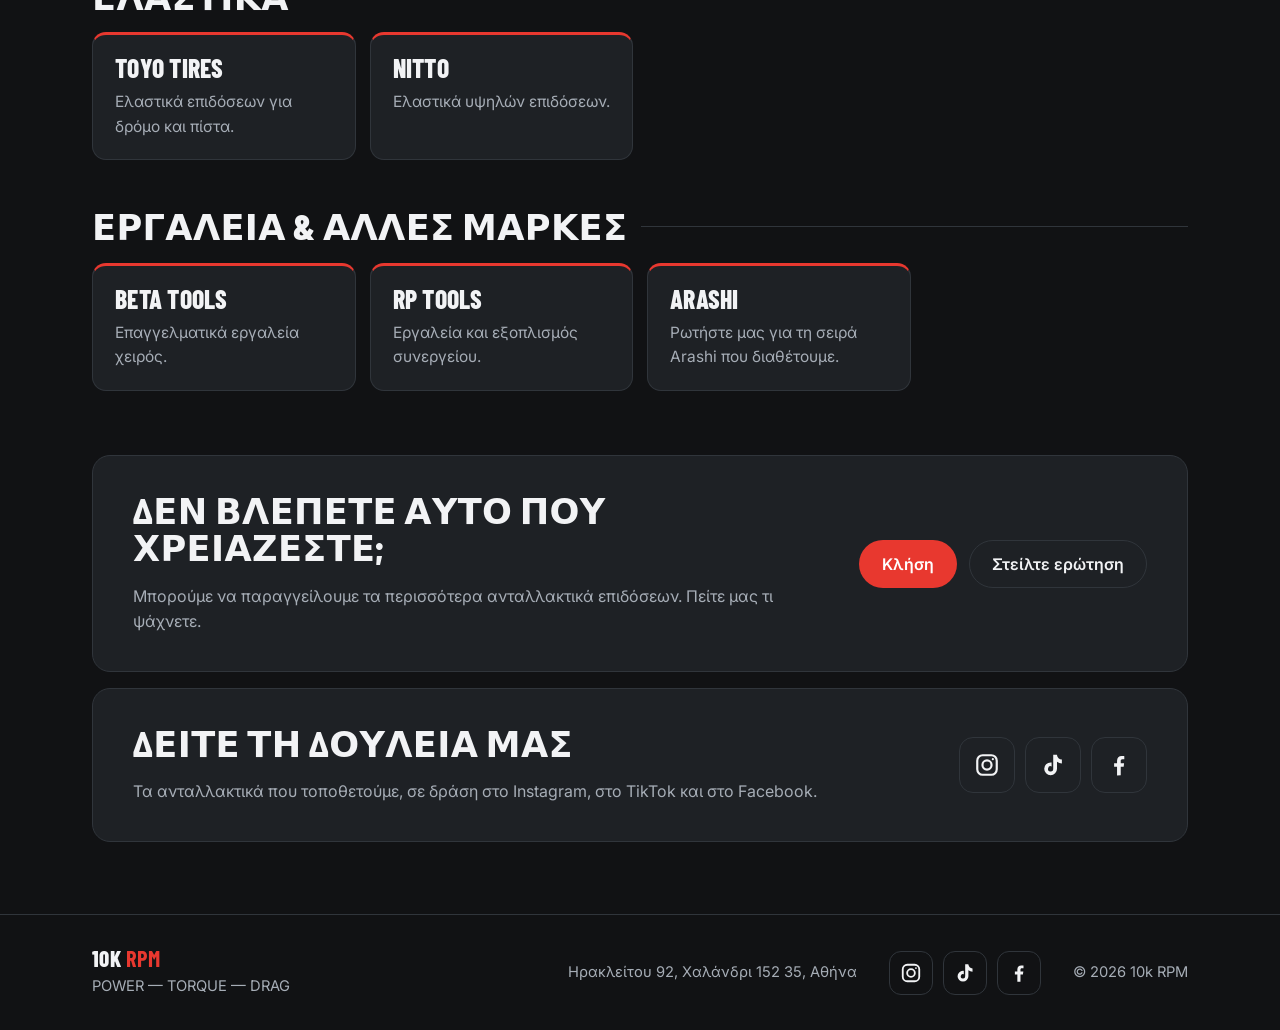
<file: parts.html>
<!doctype html>
<html lang="el">
<head>
  <meta charset="utf-8">
  <meta name="viewport" content="width=device-width, initial-scale=1">
  <title>Ανταλλακτικά &amp; Μάρκες | 10k RPM</title>
  <meta name="description" content="Ανταλλακτικά και μάρκες στην 10k RPM, Χαλάνδρι: Idemitsu, Mishimoto, FuelTech, Haltech, MoTeC, Alcon, EBC, Whiteline, Akrapovič και άλλες 27 μάρκες.">
  <meta name="theme-color" content="#111214">
  <meta property="og:title" content="Ανταλλακτικά &amp; Μάρκες | 10k RPM">
  <meta property="og:description" content="Λάδια, ηλεκτρονικά, ψύξη, φρένα, ανάρτηση, εξατμίσεις και ελαστικά από τις μάρκες που εμπιστευόμαστε.">
  <meta property="og:locale" content="el_GR">
  <meta property="og:locale:alternate" content="en_GB">
  <meta property="og:image" content="assets/workshop.jpg">
  <meta property="og:type" content="website">
  <link rel="icon" href="assets/favicon.svg" type="image/svg+xml">
  <link rel="preconnect" href="https://fonts.googleapis.com">
  <link rel="preconnect" href="https://fonts.gstatic.com" crossorigin>
  <link href="https://fonts.googleapis.com/css2?family=Barlow+Condensed:wght@600;700;800&family=Inter:wght@400;500;600&display=swap" rel="stylesheet">
  <link rel="stylesheet" href="styles.css">
</head>
<body data-page="parts" data-title-en="Parts &amp; Brands | 10k RPM">
  <a class="skip" href="#main" data-i18n="skip">Μετάβαση στο περιεχόμενο</a>

  <header class="site-header" id="top">
    <div class="wrap header-inner">
      <a class="brand" href="index.html" aria-label="10k RPM, αρχή σελίδας">
        <svg class="rotor" viewBox="0 0 100 100" aria-hidden="true">
          <path d="M50 8 C72 20 88 48 86 74 C62 88 38 88 14 74 C12 48 28 20 50 8 Z" />
          <circle cx="50" cy="56" r="12" />
        </svg>
        <span class="brand-text">10k <b>RPM</b></span>
      </a>

      <nav class="nav" id="nav" aria-label="Main">
        <a href="index.html#services" data-i18n="nav.services">Υπηρεσίες</a>
        <a href="index.html#rotary" data-i18n="nav.rotary">Rotary</a>
        <a href="parts.html" aria-current="page" data-i18n="nav.parts">Ανταλλακτικά</a>
        <a href="index.html#social" data-i18n="nav.social">Η δουλειά μας</a>
        <a href="index.html#about" data-i18n="nav.about">Σχετικά</a>
        <a href="index.html#contact" data-i18n="nav.contact">Επικοινωνία</a>
        <div class="nav-social">
          <a href="https://www.instagram.com/10k.rpm.service_tuning/" target="_blank" rel="noopener" aria-label="Instagram"><svg viewBox="0 0 24 24" aria-hidden="true" class="si si-stroke"><rect x="3" y="3" width="18" height="18" rx="5"/><circle cx="12" cy="12" r="4.2"/><circle cx="17.4" cy="6.6" r="1" class="dot"/></svg></a>
          <a href="https://www.tiktok.com/@www.10krpm.com" target="_blank" rel="noopener" aria-label="TikTok"><svg viewBox="0 0 24 24" aria-hidden="true" class="si"><path d="M15.6 2.5c.4 2.6 2.1 4.3 4.6 4.5v3.5a8 8 0 0 1-4.5-1.4v6.4a5.9 5.9 0 1 1-5.9-5.9c.3 0 .6 0 .9.1v3.6a2.4 2.4 0 1 0 1.5 2.2V2.5z"/></svg></a>
          <a href="https://www.facebook.com/profile.php?id=61552521843421" target="_blank" rel="noopener" aria-label="Facebook"><svg viewBox="0 0 24 24" aria-hidden="true" class="si"><path d="M13.6 21.5v-8h2.7l.4-3.2h-3.1V8.3c0-.9.3-1.6 1.6-1.6h1.7V3.9c-.3 0-1.3-.1-2.5-.1-2.5 0-4.2 1.5-4.2 4.3v2.3H7.5v3.2h2.7v8z"/></svg></a>
        </div>
      </nav>

      <div class="header-actions">
        <button class="lang" id="lang" type="button" aria-label="Switch language to English">EN</button>
        <a class="btn btn-sm btn-primary header-call" href="tel:+302106005435">
          <svg viewBox="0 0 24 24" aria-hidden="true"><path d="M6.6 10.8a15.1 15.1 0 0 0 6.6 6.6l2.2-2.2a1 1 0 0 1 1-.25 11.4 11.4 0 0 0 3.6.57 1 1 0 0 1 1 1V20a1 1 0 0 1-1 1A17 17 0 0 1 3 4a1 1 0 0 1 1-1h3.5a1 1 0 0 1 1 1c0 1.25.2 2.45.57 3.57a1 1 0 0 1-.25 1z"/></svg>
          <span>210 600 5435</span>
        </a>
        <button class="menu-btn" id="menuBtn" type="button" aria-expanded="false" aria-controls="nav" aria-label="Μενού">
          <span></span><span></span><span></span>
        </button>
      </div>
    </div>
  </header>

  <main id="main">
    <section class="page-hero">
      <div class="wrap">
        <p class="eyebrow" data-i18n="pp.eyebrow">Ανταλλακτικά &amp; μάρκες</p>
        <h1 data-i18n="pp.title">Ανταλλακτικά από μάρκες που εμπιστευόμαστε</h1>
        <p class="lead" data-i18n="pp.lead">Τα τοποθετούμε και τα διαθέτουμε στο συνεργείο μας στο Χαλάνδρι. Πάρτε μας τηλέφωνο για διαθεσιμότητα και τιμή.</p>
        <div class="cta-row">
          <a class="btn btn-primary" href="tel:+302106005435"><span data-i18n="pp.call">Καλέστε 210 600 5435</span></a>
          <a class="btn btn-ghost" href="index.html#contact" data-i18n="pp.ask">Στείλτε ερώτηση</a>
        </div>
      </div>
    </section>

    <nav class="cat-nav" aria-label="Κατηγορίες" data-i18n-aria="pp.cats">
      <div class="wrap">
        <div class="cat-nav-inner">
          <a href="#cat-oil" data-i18n="pc.oil">Λιπαντικά</a>
          <a href="#cat-ecu" data-i18n="pc.ecu">Ηλεκτρονικά &amp; tuning</a>
          <a href="#cat-engine" data-i18n="pc.engine">Κινητήρας &amp; turbo</a>
          <a href="#cat-cooling" data-i18n="pc.cooling">Ψύξη</a>
          <a href="#cat-service" data-i18n="pc.service">Ανταλλακτικά service</a>
          <a href="#cat-exhaust" data-i18n="pc.exhaust">Εξάτμιση</a>
          <a href="#cat-brakes" data-i18n="pc.brakes">Φρένα &amp; συμπλέκτες</a>
          <a href="#cat-chassis" data-i18n="pc.chassis">Ανάρτηση &amp; πλαίσιο</a>
          <a href="#cat-tyres" data-i18n="pc.tyres">Ελαστικά</a>
          <a href="#cat-more" data-i18n="pc.more">Εργαλεία &amp; άλλες μάρκες</a>
        </div>
      </div>
    </nav>

    <div class="wrap parts">
      <section class="cat" id="cat-oil" aria-labelledby="h-oil">
        <h2 class="cat-title" id="h-oil" data-i18n="pc.oil">Λιπαντικά</h2>
        <div class="feature" id="b-idemitsu">
          <div class="feature-img">
            <img src="assets/idemitsu.jpg" width="328" height="308" loading="lazy" alt="Φιάλες λαδιού Idemitsu Racing" data-i18n-alt="oil.alt">
          </div>
          <div class="feature-copy">
            <p class="eyebrow" data-i18n="oil.eyebrow">Νέο στο κατάστημα</p>
            <h3 class="feature-title" data-i18n="oil.title">Idemitsu Racing Black Series</h3>
            <p data-i18n="oil.lead">Λάδια Racing και Pro Racing από την Ιαπωνία, φτιαγμένα για περιστροφικούς κινητήρες. Νιώστε τη διαφορά στον rotary σας.</p>
            <ul class="oil-list">
              <li>Racing Rotary 10W-30</li>
              <li>Racing Rotary 15W-50</li>
              <li>Racing Rotary 20W-50</li>
              <li>Racing 5W-40</li>
              <li>Racing Rotary Premix</li>
              <li>Racing Gear Oil 75W-90</li>
            </ul>
            <a class="btn btn-ghost" href="index.html#contact" data-i18n="oil.cta">Ρωτήστε για διαθεσιμότητα</a>
          </div>
        </div>
      </section>
      <section class="cat" id="cat-ecu" aria-labelledby="h-ecu">
        <h2 class="cat-title" id="h-ecu" data-i18n="pc.ecu">Ηλεκτρονικά &amp; tuning</h2>
        <div class="brand-grid">
          <article class="brand-card" id="b-fueltech">
            <h3>FuelTech</h3>
            <p data-i18n="b.fueltech">Αυτόνομες ECU, έλεγχος καυσίμου και ανάφλεξης, ψηφιακά όργανα.</p>
          </article>
          <article class="brand-card" id="b-haltech">
            <h3>Haltech</h3>
            <p data-i18n="b.haltech">Προγραμματιζόμενα συστήματα διαχείρισης κινητήρα.</p>
          </article>
          <article class="brand-card" id="b-motec">
            <h3>MoTeC</h3>
            <p data-i18n="b.motec">Διαχείριση κινητήρα, καταγραφή δεδομένων και οθόνες αγώνων.</p>
          </article>
          <article class="brand-card" id="b-link">
            <h3>Link ECU</h3>
            <p data-i18n="b.link">Προγραμματιζόμενες ECU, plug-in και wire-in.</p>
          </article>
          <article class="brand-card" id="b-aem">
            <h3>AEM</h3>
            <p data-i18n="b.aem">Ηλεκτρονικά επιδόσεων: όργανα λάμδα, αισθητήρες και διαχείριση κινητήρα.</p>
          </article>
          <article class="brand-card" id="b-ecutek">
            <h3>EcuTek</h3>
            <p data-i18n="b.ecutek">Tuning με επαναπρογραμματισμό της εργοστασιακής ECU.</p>
          </article>
          <article class="brand-card" id="b-cobb">
            <h3>Cobb</h3>
            <p data-i18n="b.cobb">Tuning μέσω Accessport.</p>
          </article>
          <article class="brand-card" id="b-hptuners">
            <h3>HP Tuners</h3>
            <p data-i18n="b.hptuners">Λογισμικό tuning και διάγνωσης.</p>
          </article>
        </div>
      </section>
      <section class="cat" id="cat-engine" aria-labelledby="h-engine">
        <h2 class="cat-title" id="h-engine" data-i18n="pc.engine">Κινητήρας &amp; turbo</h2>
        <div class="brand-grid">
          <article class="brand-card" id="b-k1">
            <h3>K1 Technologies</h3>
            <p data-i18n="b.k1">Σφυρήλατες μπιέλες και στροφαλοί.</p>
          </article>
          <article class="brand-card" id="b-wiseco">
            <h3>Wiseco</h3>
            <p data-i18n="b.wiseco">Σφυρήλατα πιστόνια και εσωτερικά κινητήρα.</p>
          </article>
          <article class="brand-card" id="b-je">
            <h3>JE Pistons</h3>
            <p data-i18n="b.je">Σφυρήλατα αγωνιστικά πιστόνια.</p>
          </article>
          <article class="brand-card" id="b-kuro">
            <h3>Kuro</h3>
            <p data-i18n="b.kuro">Turbo με ρουλεμάν (ball bearing).</p>
          </article>
        </div>
      </section>
      <section class="cat" id="cat-cooling" aria-labelledby="h-cooling">
        <h2 class="cat-title" id="h-cooling" data-i18n="pc.cooling">Ψύξη</h2>
        <div class="brand-grid">
          <article class="brand-card" id="b-mishimoto">
            <h3>Mishimoto</h3>
            <p data-i18n="b.mishimoto">Αλουμινένια ψυγεία, intercooler, ψυγεία λαδιού και κολλάρα σιλικόνης.</p>
          </article>
        </div>
      </section>
      <section class="cat" id="cat-service" aria-labelledby="h-service">
        <h2 class="cat-title" id="h-service" data-i18n="pc.service">Ανταλλακτικά service</h2>
        <div class="brand-grid">
          <article class="brand-card" id="b-ngk">
            <h3>NGK</h3>
            <p data-i18n="b.ngk">Μπουζί και μπουζοκαλώδια.</p>
          </article>
          <article class="brand-card" id="b-kn">
            <h3>K&amp;N</h3>
            <p data-i18n="b.kn">Φίλτρα αέρα και λαδιού υψηλής ροής.</p>
          </article>
          <article class="brand-card" id="b-mazda">
            <h3>Mazda</h3>
            <p data-i18n="b.mazda">Γνήσιοι πολλαπλασιαστές, φίλτρα και ανταλλακτικά service για MX-5, RX-7 και RX-8.</p>
          </article>
        </div>
      </section>
      <section class="cat" id="cat-exhaust" aria-labelledby="h-exhaust">
        <h2 class="cat-title" id="h-exhaust" data-i18n="pc.exhaust">Εξάτμιση</h2>
        <div class="brand-grid">
          <article class="brand-card" id="b-akrapovic">
            <h3>Akrapovič</h3>
            <p data-i18n="b.akrapovic">Εξατμίσεις επιδόσεων από τιτάνιο και ανοξείδωτο.</p>
          </article>
          <article class="brand-card" id="b-10krpm">
            <h3>10k RPM</h3>
            <p data-i18n="b.10krpm">Δικές μας πολλαπλές, με προαιρετική κεραμική επίστρωση HVOF.</p>
          </article>
        </div>
      </section>
      <section class="cat" id="cat-brakes" aria-labelledby="h-brakes">
        <h2 class="cat-title" id="h-brakes" data-i18n="pc.brakes">Φρένα &amp; συμπλέκτες</h2>
        <div class="brand-grid">
          <article class="brand-card" id="b-alcon">
            <h3>Alcon</h3>
            <p data-i18n="b.alcon">Εξειδικευμένα φρένα και συμπλέκτες.</p>
          </article>
          <article class="brand-card" id="b-ebc">
            <h3>EBC Brakes</h3>
            <p data-i18n="b.ebc">Τακάκια και δισκόπλακες για δρόμο και πίστα.</p>
          </article>
        </div>
      </section>
      <section class="cat" id="cat-chassis" aria-labelledby="h-chassis">
        <h2 class="cat-title" id="h-chassis" data-i18n="pc.chassis">Ανάρτηση &amp; πλαίσιο</h2>
        <div class="brand-grid">
          <article class="brand-card" id="b-whiteline">
            <h3>Whiteline</h3>
            <p data-i18n="b.whiteline">Αντιστρεπτικές, σινεμπλόκ και αναβαθμίσεις ανάρτησης.</p>
          </article>
          <article class="brand-card" id="b-ultraracing">
            <h3>Ultra Racing</h3>
            <p data-i18n="b.ultraracing">Μπάρες θόλων και ενισχύσεις πλαισίου.</p>
          </article>
        </div>
      </section>
      <section class="cat" id="cat-tyres" aria-labelledby="h-tyres">
        <h2 class="cat-title" id="h-tyres" data-i18n="pc.tyres">Ελαστικά</h2>
        <div class="brand-grid">
          <article class="brand-card" id="b-toyo">
            <h3>Toyo Tires</h3>
            <p data-i18n="b.toyo">Ελαστικά επιδόσεων για δρόμο και πίστα.</p>
          </article>
          <article class="brand-card" id="b-nitto">
            <h3>Nitto</h3>
            <p data-i18n="b.nitto">Ελαστικά υψηλών επιδόσεων.</p>
          </article>
        </div>
      </section>
      <section class="cat" id="cat-more" aria-labelledby="h-more">
        <h2 class="cat-title" id="h-more" data-i18n="pc.more">Εργαλεία &amp; άλλες μάρκες</h2>
        <div class="brand-grid">
          <article class="brand-card" id="b-beta">
            <h3>Beta Tools</h3>
            <p data-i18n="b.beta">Επαγγελματικά εργαλεία χειρός.</p>
          </article>
          <article class="brand-card" id="b-rptools">
            <h3>RP Tools</h3>
            <p data-i18n="b.rptools">Εργαλεία και εξοπλισμός συνεργείου.</p>
          </article>
          <article class="brand-card" id="b-arashi">
            <h3>Arashi</h3>
            <p data-i18n="b.arashi">Ρωτήστε μας για τη σειρά Arashi που διαθέτουμε.</p>
          </article>
        </div>
      </section>

      <section class="cta-band">
        <div>
          <h2 data-i18n="pp.cta.title">Δεν βλέπετε αυτό που χρειάζεστε;</h2>
          <p data-i18n="pp.cta.text">Μπορούμε να παραγγείλουμε τα περισσότερα ανταλλακτικά επιδόσεων. Πείτε μας τι ψάχνετε.</p>
        </div>
        <div class="cta-row">
          <a class="btn btn-primary" href="tel:+302106005435" data-i18n="qb.call">Κλήση</a>
          <a class="btn btn-ghost" href="index.html#contact" data-i18n="pp.ask">Στείλτε ερώτηση</a>
        </div>
      </section>

      <section class="cta-band cta-social">
        <div>
          <h2 data-i18n="so.title">Δείτε τη δουλειά μας</h2>
          <p data-i18n="pp.social">Τα ανταλλακτικά που τοποθετούμε, σε δράση στο Instagram, στο TikTok και στο Facebook.</p>
        </div>
        <div class="footer-social big">
          <a href="https://www.instagram.com/10k.rpm.service_tuning/" target="_blank" rel="noopener" aria-label="Instagram"><svg viewBox="0 0 24 24" aria-hidden="true" class="si si-stroke"><rect x="3" y="3" width="18" height="18" rx="5"/><circle cx="12" cy="12" r="4.2"/><circle cx="17.4" cy="6.6" r="1" class="dot"/></svg></a>
          <a href="https://www.tiktok.com/@www.10krpm.com" target="_blank" rel="noopener" aria-label="TikTok"><svg viewBox="0 0 24 24" aria-hidden="true" class="si"><path d="M15.6 2.5c.4 2.6 2.1 4.3 4.6 4.5v3.5a8 8 0 0 1-4.5-1.4v6.4a5.9 5.9 0 1 1-5.9-5.9c.3 0 .6 0 .9.1v3.6a2.4 2.4 0 1 0 1.5 2.2V2.5z"/></svg></a>
          <a href="https://www.facebook.com/profile.php?id=61552521843421" target="_blank" rel="noopener" aria-label="Facebook"><svg viewBox="0 0 24 24" aria-hidden="true" class="si"><path d="M13.6 21.5v-8h2.7l.4-3.2h-3.1V8.3c0-.9.3-1.6 1.6-1.6h1.7V3.9c-.3 0-1.3-.1-2.5-.1-2.5 0-4.2 1.5-4.2 4.3v2.3H7.5v3.2h2.7v8z"/></svg></a>
        </div>
      </section>
    </div>
  </main>

  <footer class="footer">
    <div class="wrap footer-inner">
      <div>
        <span class="brand-text">10k <b>RPM</b></span>
        <p class="muted">POWER — TORQUE — DRAG</p>
      </div>
      <p class="muted" data-i18n="footer.addr">Ηρακλείτου 92, Χαλάνδρι 152 35, Αθήνα</p>
      <div class="footer-social">
        <a href="https://www.instagram.com/10k.rpm.service_tuning/" target="_blank" rel="noopener" aria-label="Instagram"><svg viewBox="0 0 24 24" aria-hidden="true" class="si si-stroke"><rect x="3" y="3" width="18" height="18" rx="5"/><circle cx="12" cy="12" r="4.2"/><circle cx="17.4" cy="6.6" r="1" class="dot"/></svg></a>
        <a href="https://www.tiktok.com/@www.10krpm.com" target="_blank" rel="noopener" aria-label="TikTok"><svg viewBox="0 0 24 24" aria-hidden="true" class="si"><path d="M15.6 2.5c.4 2.6 2.1 4.3 4.6 4.5v3.5a8 8 0 0 1-4.5-1.4v6.4a5.9 5.9 0 1 1-5.9-5.9c.3 0 .6 0 .9.1v3.6a2.4 2.4 0 1 0 1.5 2.2V2.5z"/></svg></a>
        <a href="https://www.facebook.com/profile.php?id=61552521843421" target="_blank" rel="noopener" aria-label="Facebook"><svg viewBox="0 0 24 24" aria-hidden="true" class="si"><path d="M13.6 21.5v-8h2.7l.4-3.2h-3.1V8.3c0-.9.3-1.6 1.6-1.6h1.7V3.9c-.3 0-1.3-.1-2.5-.1-2.5 0-4.2 1.5-4.2 4.3v2.3H7.5v3.2h2.7v8z"/></svg></a>
      </div>
      <p class="muted">© <span id="year">2026</span> 10k RPM</p>
    </div>
  </footer>

  <!-- Mobile quick actions -->
  <nav class="quickbar" aria-label="Quick actions">
    <a href="tel:+302106005435"><span data-i18n="qb.call">Κλήση</span></a>
    <a href="https://www.google.com/maps/search/?api=1&amp;query=92+Iraklitou+St,+Chalandri+152+35,+Greece" target="_blank" rel="noopener"><span data-i18n="qb.dir">Οδηγίες</span></a>
    <a href="index.html#contact"><span data-i18n="qb.book">Ραντεβού</span></a>
  </nav>

  <script src="script.js" defer></script>
</body>
</html>
</file>
<file: styles.css>
:root {
  --bg: #111214;
  --bg-alt: #17191c;
  --surface: #1e2125;
  --surface-2: #262a2f;
  --border: #30353b;
  --text: #f2f3f5;
  --muted: #a6adb6;
  --accent: #e8382f;
  --accent-hover: #ff4a40;
  --accent-ink: #ffffff;
  --radius: 14px;
  --wrap: 1160px;
  --header-h: 68px;
  --font-head: "Barlow Condensed", "Arial Narrow", system-ui, sans-serif;
  --font-body: "Inter", system-ui, -apple-system, "Segoe UI", Roboto, sans-serif;
}

*, *::before, *::after { box-sizing: border-box; }
html { scroll-behavior: smooth; scroll-padding-top: calc(var(--header-h) + 12px); -webkit-text-size-adjust: 100%; }
@media (prefers-reduced-motion: reduce) { html { scroll-behavior: auto; } * { transition: none !important; } }

body {
  margin: 0;
  background: var(--bg);
  color: var(--text);
  font: 400 16px/1.6 var(--font-body);
  -webkit-font-smoothing: antialiased;
}
img { max-width: 100%; height: auto; display: block; }
a { color: inherit; }
h1, h2, h3 { font-family: var(--font-head); line-height: 1.05; margin: 0 0 .5em; letter-spacing: .01em; overflow-wrap: break-word; hyphens: auto; }
h1 { font-size: clamp(2.6rem, 6vw, 4.4rem); font-weight: 800; text-transform: uppercase; }
h2 { font-size: clamp(2rem, 4vw, 3rem); font-weight: 800; text-transform: uppercase; }
h3 { font-size: 1.4rem; font-weight: 700; }
p { margin: 0 0 1em; }

.wrap { width: 100%; max-width: var(--wrap); margin: 0 auto; padding: 0 16px; }
@media (min-width: 720px) { .wrap { padding: 0 32px; } }

.skip { position: absolute; left: -999px; top: 8px; background: var(--accent); color: #fff; padding: 8px 14px; border-radius: 8px; z-index: 100; }
.skip:focus { left: 8px; }
:focus-visible { outline: 2px solid var(--accent); outline-offset: 3px; }

.eyebrow { color: var(--accent); font-weight: 600; font-size: .82rem; letter-spacing: .16em; text-transform: uppercase; margin-bottom: .7em; }
.muted { color: var(--muted); }

/* Buttons */
.btn {
  display: inline-flex; align-items: center; justify-content: center; gap: 8px;
  min-height: 48px; padding: 0 22px; border-radius: 999px;
  font: 600 1rem var(--font-body); text-decoration: none; cursor: pointer;
  border: 1.5px solid transparent; transition: background .15s, border-color .15s, transform .15s;
}
.btn:active { transform: translateY(1px); }
.btn-primary { background: var(--accent); color: var(--accent-ink); }
.btn-primary:hover { background: var(--accent-hover); }
.btn-ghost { border-color: var(--border); color: var(--text); background: transparent; }
.btn-ghost:hover { border-color: var(--text); }
.btn-sm { min-height: 40px; padding: 0 16px; font-size: .92rem; }
.btn svg { width: 16px; height: 16px; fill: currentColor; }

/* Header */
.site-header {
  position: sticky; top: 0; z-index: 50;
  background: color-mix(in srgb, var(--bg) 88%, transparent);
  backdrop-filter: blur(12px); -webkit-backdrop-filter: blur(12px);
  border-bottom: 1px solid var(--border);
}
.header-inner { height: var(--header-h); display: flex; align-items: center; gap: 24px; }
.brand { display: flex; align-items: center; gap: 10px; text-decoration: none; flex: none; white-space: nowrap; }
.rotor { width: 34px; height: 34px; }
.rotor path { fill: none; stroke: var(--accent); stroke-width: 8; }
.rotor circle { fill: var(--accent); }
.brand-text { font: 800 1.7rem/1 var(--font-head); text-transform: uppercase; letter-spacing: .02em; }
.brand-text b { color: var(--accent); }

.nav { display: flex; gap: 4px; margin-left: auto; }
.nav a { text-decoration: none; color: var(--muted); font-weight: 500; padding: 8px 12px; border-radius: 8px; white-space: nowrap; }
@media (min-width: 1141px) { .nav { gap: 0; } .nav a { padding: 8px 10px; } }
.nav a:hover, .nav a[aria-current="page"] { color: var(--text); background: var(--surface); }
.header-actions { display: flex; align-items: center; gap: 10px; flex: none; white-space: nowrap; }
.lang {
  min-width: 44px; height: 40px; border-radius: 999px; border: 1.5px solid var(--border);
  background: transparent; color: var(--text); font: 600 .85rem var(--font-body); cursor: pointer;
}
.lang:hover { border-color: var(--text); }
.menu-btn { display: none; width: 44px; height: 44px; border: 0; background: transparent; cursor: pointer; padding: 10px; }
.menu-btn span { display: block; height: 2px; background: var(--text); margin: 5px 0; border-radius: 2px; transition: transform .2s, opacity .2s; }
.menu-btn[aria-expanded="true"] span:nth-child(1) { transform: translateY(7px) rotate(45deg); }
.menu-btn[aria-expanded="true"] span:nth-child(2) { opacity: 0; }
.menu-btn[aria-expanded="true"] span:nth-child(3) { transform: translateY(-7px) rotate(-45deg); }

@media (max-width: 900px) { .header-call { display: none; } }
.nav-social { display: none; }
@media (max-width: 1140px) {
  .menu-btn { display: block; }
  .header-actions { margin-left: auto; }
  .nav {
    position: fixed; inset: var(--header-h) 0 auto 0; flex-direction: column; gap: 0;
    background: var(--bg); border-bottom: 1px solid var(--border); padding: 8px 16px 16px;
    transform: translateY(-8px); opacity: 0; visibility: hidden; transition: opacity .2s, transform .2s, visibility .2s;
  }
  .nav.open { transform: none; opacity: 1; visibility: visible; }
  .nav a { padding: 14px 8px; font-size: 1.1rem; border-bottom: 1px solid var(--border); border-radius: 0; color: var(--text); }
  .nav-social { display: flex; gap: 10px; padding-top: 14px; }
  .nav .nav-social a { border: 1px solid var(--border); border-radius: 12px; padding: 10px; width: 48px; height: 48px; display: grid; place-items: center; }
}

/* Hero */
.hero { padding: 48px 0 56px; background: radial-gradient(900px 500px at 85% 0%, rgba(232,56,47,.16), transparent 60%); }
.hero-grid { display: grid; gap: 36px; align-items: center; }
@media (min-width: 960px) { .hero { padding: 80px 0 88px; } .hero-grid { grid-template-columns: 1.05fr 1fr; gap: 56px; } }
.lead { font-size: 1.15rem; color: var(--muted); max-width: 34em; }
.cta-row { display: flex; flex-wrap: wrap; gap: 12px; margin: 28px 0 32px; }
.hero-facts { list-style: none; padding: 0; margin: 0; display: grid; grid-template-columns: repeat(3, 1fr); gap: 10px; }
.hero-facts li { background: var(--surface); border: 1px solid var(--border); border-radius: 12px; padding: 12px 14px; }
.hero-facts strong { display: block; font: 700 1.3rem/1.1 var(--font-head); white-space: nowrap; }
@media (max-width: 520px) { .hero-facts li { padding: 10px; } .hero-facts strong { font-size: 1.1rem; } .hero-facts span { font-size: .78rem; } }
.hero-facts span { color: var(--muted); font-size: .85rem; }
.hero-media { margin: 0; position: relative; border-radius: var(--radius); overflow: hidden; border: 1px solid var(--border); box-shadow: 0 30px 60px -30px rgba(0,0,0,.7); }
.hero-media img { width: 100%; aspect-ratio: 777 / 495; object-fit: cover; }
.hero-media figcaption { position: absolute; left: 14px; bottom: 14px; }
.tag { display: inline-block; background: rgba(17,18,20,.82); border: 1px solid var(--border); padding: 6px 12px; border-radius: 999px; font: 700 .9rem var(--font-head); letter-spacing: .14em; }

/* Sections */
.section { padding: 72px 0; }
.section-alt { background: var(--bg-alt); border-top: 1px solid var(--border); border-bottom: 1px solid var(--border); }
@media (min-width: 960px) { .section { padding: 96px 0; } }
.section-head { max-width: 640px; margin-bottom: 40px; }
.section-head p:last-child { color: var(--muted); font-size: 1.08rem; }

.cards { display: grid; gap: 16px; grid-template-columns: repeat(auto-fill, minmax(250px, 1fr)); }
.card { background: var(--surface); border: 1px solid var(--border); border-radius: var(--radius); padding: 24px; transition: border-color .2s, transform .2s; }
.card:hover { border-color: color-mix(in srgb, var(--accent) 60%, var(--border)); transform: translateY(-2px); }
.card p { color: var(--muted); margin: 0; font-size: .97rem; }
.icon { width: 44px; height: 44px; border-radius: 12px; display: grid; place-items: center; background: rgba(232,56,47,.12); margin-bottom: 16px; }
.icon svg { width: 24px; height: 24px; fill: none; stroke: var(--accent); stroke-width: 1.8; stroke-linecap: round; stroke-linejoin: round; }

/* Rotary split */
.split { display: grid; gap: 40px; align-items: center; }
@media (min-width: 900px) { .split { grid-template-columns: 1fr 1fr; gap: 64px; } }
.split p { color: var(--muted); font-size: 1.08rem; }
.split .btn { margin-top: 8px; }
.models { list-style: none; padding: 0; margin: 0; display: grid; gap: 10px; grid-template-columns: repeat(auto-fill, minmax(220px, 1fr)); }
.models li { background: var(--surface); border: 1px solid var(--border); border-left: 3px solid var(--accent); border-radius: 10px; padding: 14px 16px; }
.model { display: block; font: 700 1.35rem/1.1 var(--font-head); }
.spec { color: var(--muted); font-size: .88rem; }

/* Feature (Idemitsu) */
.feature { display: grid; gap: 32px; align-items: center; background: var(--surface); border: 1px solid var(--border); border-radius: calc(var(--radius) + 4px); padding: 24px; }
@media (min-width: 820px) { .feature { grid-template-columns: 300px 1fr; padding: 40px; gap: 48px; } }
.feature-img { background: #fff; border-radius: var(--radius); padding: 16px; max-width: 320px; margin: 0 auto; }
.feature-copy p { color: var(--muted); }
.oil-list { list-style: none; padding: 0; margin: 0 0 24px; display: grid; grid-template-columns: repeat(auto-fill, minmax(190px, 1fr)); gap: 8px; }
.oil-list li { background: var(--surface-2); border-radius: 8px; padding: 10px 12px; font-weight: 500; font-size: .95rem; }
.oil-list li::before { content: ""; display: inline-block; width: 8px; height: 8px; border-radius: 50%; background: var(--accent); margin-right: 10px; vertical-align: middle; }

.feature-title { font-size: clamp(1.8rem, 3.4vw, 2.5rem); font-weight: 800; text-transform: uppercase; }

/* Home: parts teaser */
.cat-links { list-style: none; padding: 0; margin: 0 0 32px; display: grid; gap: 12px; grid-template-columns: repeat(auto-fill, minmax(220px, 1fr)); }
.cat-links a { display: grid; gap: 4px; height: 100%; text-decoration: none; background: var(--surface); border: 1px solid var(--border); border-radius: 12px; padding: 16px 18px; transition: border-color .2s, transform .2s; }
.cat-links a:hover { border-color: var(--accent); transform: translateY(-2px); }
.cat-links strong { font: 700 1.3rem/1.1 var(--font-head); }
.cat-links strong::after { content: " →"; color: var(--accent); }
.cat-links span { color: var(--muted); font-size: .9rem; }

/* Parts page */
html:has(.cat-nav) { scroll-padding-top: calc(var(--header-h) + 72px); }
.page-hero { padding: 48px 0 32px; background: radial-gradient(900px 400px at 85% 0%, rgba(232,56,47,.14), transparent 60%); }
@media (min-width: 960px) { .page-hero { padding: 72px 0 40px; } }
.page-hero h1 { max-width: 14em; font-size: clamp(2.2rem, 8vw, 4rem); }
.page-hero .cta-row { margin-bottom: 0; }
.cat-nav { position: sticky; top: var(--header-h); z-index: 30; background: color-mix(in srgb, var(--bg) 92%, transparent); backdrop-filter: blur(12px); -webkit-backdrop-filter: blur(12px); border-bottom: 1px solid var(--border); }
.cat-nav-inner { display: flex; gap: 8px; overflow-x: auto; padding: 12px 0; scrollbar-width: none; }
.cat-nav-inner::-webkit-scrollbar { display: none; }
.cat-nav a { flex: none; text-decoration: none; border: 1px solid var(--border); border-radius: 999px; padding: 8px 14px; font-weight: 500; font-size: .92rem; color: var(--muted); white-space: nowrap; }
.cat-nav a:hover, .cat-nav a.active { color: var(--text); border-color: var(--accent); }
.parts { padding-top: 16px; padding-bottom: 72px; }
.cat { padding-top: 48px; }
.cat-title { font-size: clamp(1.6rem, 3vw, 2.2rem); display: flex; align-items: center; gap: 14px; }
.cat-title::after { content: ""; flex: 1; height: 1px; background: var(--border); }
.brand-grid { display: grid; gap: 14px; grid-template-columns: repeat(auto-fill, minmax(240px, 1fr)); }
.brand-card { background: var(--surface); border: 1px solid var(--border); border-top: 3px solid var(--accent); border-radius: var(--radius); padding: 20px 22px; }
.brand-card h3 { font-size: 1.6rem; font-weight: 800; text-transform: uppercase; margin-bottom: .3em; }
.brand-card p { color: var(--muted); margin: 0; font-size: .97rem; }
.brand-card:target, .feature:target { border-color: var(--accent); box-shadow: 0 0 0 2px var(--accent); }
.cta-band { margin-top: 64px; display: grid; gap: 20px; align-items: center; background: var(--surface); border: 1px solid var(--border); border-radius: calc(var(--radius) + 4px); padding: 28px 24px; }
@media (min-width: 820px) { .cta-band { grid-template-columns: 1fr auto; padding: 36px 40px; } }
.cta-band h2 { font-size: clamp(1.6rem, 3vw, 2.2rem); }
.cta-band p { color: var(--muted); margin: 0; }
.cta-band .cta-row { margin: 0; }

/* About */
.about { max-width: 760px; text-align: center; }
.about p { color: var(--muted); font-size: 1.1rem; }
.social { list-style: none; padding: 0; margin: 28px 0 0; display: flex; justify-content: center; flex-wrap: wrap; gap: 10px; }
.social a { display: inline-flex; min-height: 44px; align-items: center; padding: 0 18px; border: 1px solid var(--border); border-radius: 999px; text-decoration: none; font-weight: 500; }
.social a:hover { border-color: var(--accent); color: var(--accent); }

/* Contact */
.contact-grid { display: grid; gap: 24px; }
@media (min-width: 960px) { .contact-grid { grid-template-columns: 1fr 1.1fr; gap: 40px; } }
.contact-info { display: grid; gap: 12px; align-content: start; }
.info-row { display: grid; gap: 2px; text-decoration: none; background: var(--surface); border: 1px solid var(--border); border-radius: 12px; padding: 16px 18px; transition: border-color .2s; }
.info-row:hover { border-color: var(--accent); }
.info-row .label { color: var(--muted); font-size: .8rem; text-transform: uppercase; letter-spacing: .12em; }
.info-row .value { font-size: 1.15rem; font-weight: 600; overflow-wrap: anywhere; }
.info-row .hint { color: var(--accent); font-size: .9rem; font-weight: 500; }
.map { border-radius: 12px; overflow: hidden; border: 1px solid var(--border); aspect-ratio: 16 / 10; background: var(--surface); }
.map iframe { width: 100%; height: 100%; border: 0; filter: grayscale(.3) contrast(1.05); }

.form { background: var(--surface); border: 1px solid var(--border); border-radius: var(--radius); padding: 24px; display: grid; gap: 16px; align-content: start; }
@media (min-width: 600px) { .form { grid-template-columns: 1fr 1fr; padding: 32px; } }
.field-full, .form .field:has(textarea) { grid-column: 1 / -1; }
.field label { display: block; font-weight: 500; margin-bottom: 6px; font-size: .95rem; }
.field input, .field select, .field textarea {
  width: 100%; min-height: 48px; padding: 12px 14px; border-radius: 10px;
  border: 1.5px solid var(--border); background: var(--bg); color: var(--text);
  font: 400 1rem var(--font-body);
}
.field textarea { resize: vertical; min-height: 110px; }
.field input:focus, .field select:focus, .field textarea:focus { outline: none; border-color: var(--accent); }
.field [aria-invalid="true"] { border-color: var(--accent); }
.form-error { color: var(--accent-hover); margin: 0; grid-column: 1 / -1; font-weight: 500; }
.form-note { color: var(--muted); font-size: .85rem; margin: 0; text-align: center; }

/* Footer */
.footer { border-top: 1px solid var(--border); padding: 32px 0 96px; }
@media (min-width: 900px) { .footer { padding-bottom: 32px; } }
.footer-inner { display: grid; gap: 12px; }
@media (min-width: 900px) { .footer-inner { grid-template-columns: 1fr auto auto auto; align-items: center; gap: 32px; } }
.footer p { margin: 0; font-size: .92rem; }
.footer .brand-text { font-size: 1.4rem; }

/* Mobile quick bar */
.quickbar {
  position: fixed; left: 0; right: 0; bottom: 0; z-index: 40;
  display: grid; grid-template-columns: repeat(3, 1fr);
  background: color-mix(in srgb, var(--bg) 92%, transparent); backdrop-filter: blur(12px); -webkit-backdrop-filter: blur(12px);
  border-top: 1px solid var(--border); padding: 8px 8px calc(8px + env(safe-area-inset-bottom));
  gap: 8px;
}
.quickbar a { min-height: 48px; display: grid; place-items: center; text-decoration: none; font-weight: 600; border-radius: 10px; background: var(--surface); border: 1px solid var(--border); }
.quickbar a:first-child { background: var(--accent); border-color: var(--accent); color: #fff; }
@media (min-width: 900px) { .quickbar { display: none; } }

/* Social icons */
.si { width: 22px; height: 22px; fill: currentColor; }
.si-stroke { fill: none; stroke: currentColor; stroke-width: 2; }
.si-stroke .dot { fill: currentColor; stroke: none; }

/* Home: social section */
.social-cards { display: grid; gap: 14px; grid-template-columns: repeat(auto-fit, minmax(260px, 1fr)); }
.social-card { display: grid; grid-template-columns: auto 1fr; grid-template-rows: auto auto; column-gap: 16px; row-gap: 14px; align-items: center; text-decoration: none; background: var(--surface); border: 1px solid var(--border); border-radius: var(--radius); padding: 22px; transition: border-color .2s, transform .2s; }
.social-card:hover { border-color: var(--accent); transform: translateY(-2px); }
.sc-icon { width: 52px; height: 52px; border-radius: 14px; display: grid; place-items: center; color: #fff; background: var(--surface-2); }
.sc-icon .si { width: 28px; height: 28px; }
.sc-ig .sc-icon { background: linear-gradient(135deg, #f9a825, #e1306c 55%, #833ab4); }
.sc-tt .sc-icon { background: #000; box-shadow: inset 2px 0 0 #25f4ee, inset -2px 0 0 #fe2c55; }
.sc-fb .sc-icon { background: #1877f2; }
.sc-text { display: grid; min-width: 0; }
.sc-text strong { font: 700 1.5rem/1.1 var(--font-head); text-transform: uppercase; }
.sc-handle { color: var(--muted); font-size: .92rem; overflow-wrap: anywhere; }
.sc-cta { grid-column: 1 / -1; display: inline-flex; justify-content: center; align-items: center; min-height: 44px; border-radius: 999px; background: var(--accent); color: #fff; font-weight: 600; }
.social-card:hover .sc-cta { background: var(--accent-hover); }


/* Footer + parts band social icons */
.footer-social { display: flex; gap: 10px; }
.footer-social a { width: 44px; height: 44px; display: grid; place-items: center; border: 1px solid var(--border); border-radius: 12px; color: var(--text); transition: border-color .2s, color .2s; }
.footer-social a:hover { border-color: var(--accent); color: var(--accent); }
.footer-social.big a { width: 56px; height: 56px; border-radius: 14px; }
.footer-social.big .si { width: 26px; height: 26px; }
.cta-social { margin-top: 16px; }
.hero-social { display: flex; align-items: center; flex-wrap: wrap; gap: 12px; margin: -8px 0 28px; color: var(--muted); font-weight: 500; }
</file>
